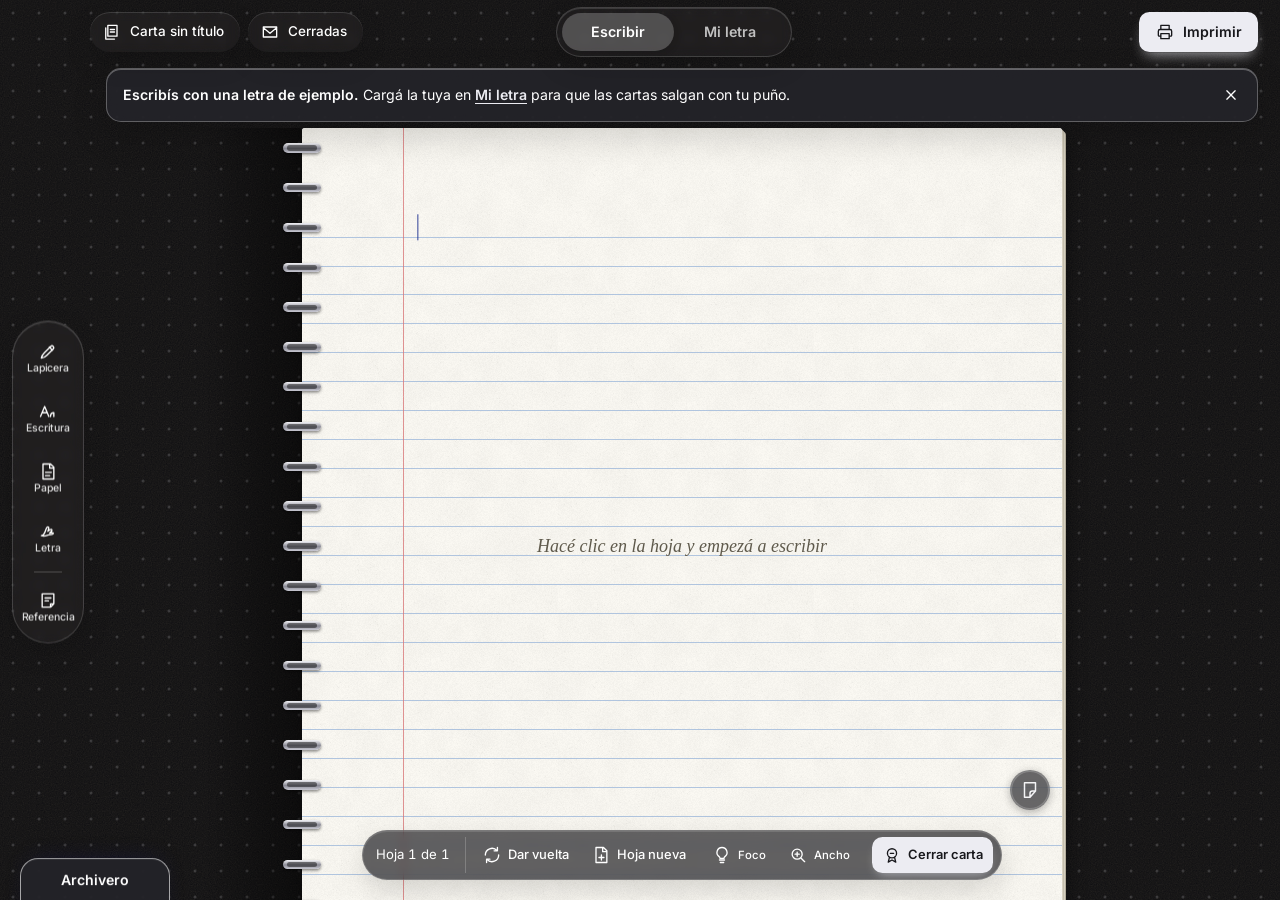
<file: index.html>
<!doctype html>
<html lang="es">
<head>
<meta charset="utf-8">
<meta name="viewport" content="width=device-width, initial-scale=1, viewport-fit=cover">
<meta name="color-scheme" content="light dark">
<meta name="theme-color" content="#0d0d10">
<title>Puño y Letra</title>
<meta name="description" content="Escribí cartas con tu propia letra, como si fueran a mano.">
<link rel="manifest" href="manifest.webmanifest">
<link rel="icon" href="icons/icon.svg" type="image/svg+xml">
<link rel="apple-touch-icon" href="icons/icon-192.png">
<link rel="stylesheet" href="css/app.css">
<link rel="stylesheet" href="css/archivero.css">
<link rel="stylesheet" href="css/papeles.css">
<link rel="stylesheet" href="css/cartas.css">
</head>
<body data-view="write">
<a class="skip" href="#cap" id="skip-sheet">Saltar a la hoja</a>

<!-- fondo: puntos que reaccionan, aurora y grano de papel -->
<div id="bgfx" aria-hidden="true">
  <i class="a1"></i><i class="a2"></i><i class="a3"></i>
  <canvas id="dots"></canvas>
  <div class="vig"></div>
  <div class="grain"></div>
</div>

<!-- el archivero: un cajón en la esquina; se abre al pasar el cursor y muestra las cartas de lomo -->
<section id="cajon" class="cajon" aria-label="Archivero de cartas">
  <div class="cj-feat" id="cj-feat" hidden>
    <article class="fc" id="fc" aria-label="Carta elegida">
      <button class="icon-btn sm fc-x" id="fc-x" aria-label="Guardar la carta de nuevo en el cajón" data-icon="close"></button>
      <b class="fc-t" id="fc-t"></b>
      <p class="fc-s" id="fc-s"></p>
      <span class="fc-hint">Arrastrala hasta la referencia</span>
    </article>
    <div class="fc-actions">
      <button class="btn sm primary" id="fc-use">Usar como referencia</button>
      <button class="btn sm" id="fc-open">Leer</button>
      <button class="btn sm" id="fc-edit">Editar</button>
    </div>
  </div>
  <div class="cj-box">
    <button class="cj-handle" id="cj-handle" type="button" aria-expanded="false" aria-controls="cj-body">
      <b>Archivero</b><span class="cnt" id="cab-count"></span>
    </button>
    <div class="cj-body" id="cj-body">
      <div class="cj-tools">
        <label class="cab-search"><span class="sr-only">Buscar en las cartas</span><span data-icon="search" class="ico" aria-hidden="true"></span><input type="search" id="cab-q" placeholder="Buscar…" autocomplete="off"></label>
        <button class="btn sm primary" id="cab-add">Sumar carta</button>
      </div>
      <p class="cj-hover muted" id="cj-hover" aria-hidden="true"></p>
      <div class="cj-tray" id="cabinet" role="group" aria-label="Cartas guardadas"></div>
    </div>
  </div>
</section>

<!-- modo foco: todo se apaga y una luz acompaña lo que escribís -->
<div id="focus-fx" aria-hidden="true"><div class="fx-dark"></div><div class="fx-warm"></div></div>
<button id="focus-exit" class="btn sm" type="button" hidden>Salir del foco · Esc</button>

<div id="app">

  <!-- modo foco 3D: entre el fondo y la interfaz; el fondo normal se oscurece y la hoja se muestra en 3D -->
  <div id="focus3d" hidden aria-hidden="true"><div class="f3-dim"></div><canvas></canvas><div class="f3-glow"></div><div class="f3-vig"></div></div>

  <header class="top">
    <div class="top-l">
      <button class="letter-chip g" id="letter-chip" type="button" title="Cuadernos: cerrá este y elegí otro" aria-label="Cuadernos. Cerrar este cuaderno y ver la mesa" aria-expanded="false"><span class="ico" data-icon="letters"></span><span class="t">Carta sin título</span></button>
      <button class="letter-chip g" id="sealed-btn" type="button" aria-haspopup="true" aria-expanded="false" aria-controls="sealed-pop" title="Cartas cerradas"><span class="ico" data-icon="mail"></span><span class="t">Cerradas</span><span class="chip-n" id="bz-count" hidden></span></button>
      <div class="sealed-pop gp" id="sealed-pop" role="region" aria-label="Cartas cerradas" hidden>
        <ul class="sealed-list compact" id="sealed-pop-list"></ul>
        <div class="row between"><button class="btn sm" id="sealed-pop-all" type="button">Ver todas</button></div>
      </div>
    </div>
    <nav class="seg g" id="seg" aria-label="Secciones">
      <i class="pill" aria-hidden="true"></i>
      <button class="tab" data-view="write" aria-pressed="true">Escribir</button>
      <button class="tab" data-view="hand" aria-pressed="false">Mi letra</button>
    </nav>
    <div class="actions">
      <button class="btn primary" id="btn-print">
        <span data-icon="printer" class="ico"></span>
        <span class="lab">Imprimir</span>
      </button>
    </div>
  </header>


  <!-- la mesa de cuadernos: cada carta en curso es un cuaderno con espiral -->
  <div id="mesa" class="mesa" hidden role="region" aria-label="Cuadernos">
    <p class="mesa-hint" id="mesa-hint"><b>Elegí un cuaderno</b> para abrirlo en su próxima hoja libre <button class="inline-link" id="mesa-versions" type="button">Borradores y versiones</button></p>
    <div class="mesa-stage"></div>
    <div class="nb-pop gp" id="nb-pop" role="dialog" aria-labelledby="nb-pop-t" hidden>
      <h3 id="nb-pop-t">Nuevo cuaderno</h3>
      <label class="fld">Nombre (opcional)<input type="text" id="nb-name" maxlength="28" placeholder="Por ejemplo: Cartas a Sofía"></label>
      <div class="nb-opts" role="group" aria-label="Tamaño de la hoja"><button class="chip" type="button" data-fmt="A5" aria-pressed="true">A5 · 148 × 210 mm</button><button class="chip" type="button" data-fmt="A4" aria-pressed="false">A4 · 210 × 297 mm</button></div>
      <div class="nb-opts" id="nb-colors" role="group" aria-label="Color de la tapa"></div>
      <div class="row end"><button class="btn" type="button" id="nb-cancel">Cancelar</button><button class="btn primary" type="button" id="nb-ok">Crear y abrir</button></div>
    </div>
  </div>

  <main>
    <!-- ===================== ESCRIBIR ===================== -->
    <section id="view-write" class="view write">

      <!-- barra de herramientas (vertical a la izquierda; abajo en celular) -->
      <nav class="dock g" id="dock" aria-label="Herramientas">
        <button class="dock-btn" data-panel="pen" aria-label="Lapicera" title="Lapicera"><span data-icon="pen" class="ico"></span><span class="t">Lapicera</span></button>
        <button class="dock-btn" data-panel="writing" aria-label="Escritura" title="Escritura"><span data-icon="aa" class="ico"></span><span class="t">Escritura</span></button>
        <button class="dock-btn" data-panel="paper" aria-label="Papel" title="Papel"><span data-icon="paper" class="ico"></span><span class="t">Papel</span></button>
        <button class="dock-btn" data-panel="hand" aria-label="Letra" title="Letra"><span data-icon="hand" class="ico"></span><span class="t">Letra</span></button>
        <span class="dock-sep" aria-hidden="true"></span>
        <button class="dock-btn" data-panel="cab" aria-label="Archivero de cartas de referencia" title="Archivero de cartas de referencia"><span data-icon="cabinet" class="ico"></span><span class="t">Archivero</span></button>
        <button class="dock-btn" data-panel="note" aria-label="Referencia: nota o carta del archivero" title="Referencia: nota o carta del archivero"><span data-icon="note" class="ico"></span><span class="t">Referencia</span></button>
      </nav>

      <!-- ventana de ajustes (una sección a la vez) -->
      <div id="pop" class="pop gp" role="region" aria-label="Ajustes">
        <section class="sec" data-sec="pen">
          <h2>Lapicera</h2>
          <div class="chips" id="inst-chips" role="group" aria-label="Instrumento"></div>
          <div class="field"><span class="lbl" id="lbl-ink">Color de tinta</span>
            <div class="swatches" id="ink-swatches" role="group" aria-labelledby="lbl-ink"></div>
          </div>
          <label class="field range"><span class="lbl">Grosor</span><input type="range" data-s="thickness" min="-1" max="1" step="0.05"></label>
          <label class="field range"><span class="lbl">Presión</span><input type="range" data-s="pressure" min="0" max="1" step="0.05"></label>
          <label class="field toggle"><span class="lbl">Sonido al escribir</span><input type="checkbox" data-s="sound"></label>
          <label class="field range"><span class="lbl">Volumen del sonido</span><input type="range" data-s="soundVol" min="0" max="1" step="0.05"></label>
          <p class="hint">Un sonido muy suave, distinto en cada instrumento. Acompaña la escritura animada.</p>
          <button type="button" class="link-btn" data-reset="pen">Restablecer lapicera</button>
        </section>

        <section class="sec" data-sec="writing">
          <h2>Escritura</h2>
          <label class="field range"><span class="lbl">Tamaño de la letra</span><input type="range" data-s="size" min="0.6" max="1.6" step="0.02"></label>
          <label class="field range"><span class="lbl">Espacio entre letras</span><input type="range" data-s="letterSpacing" min="-0.4" max="1.8" step="0.05"></label>
          <label class="field range"><span class="lbl">Espacio entre palabras</span><input type="range" data-s="wordSpacing" min="-1" max="5" step="0.1"></label>
          <label class="field range"><span class="lbl">Imperfecciones</span><input type="range" data-s="imperfection" min="0" max="1.6" step="0.05"></label>
          <label class="field toggle"><span class="lbl">Animar la escritura</span><input type="checkbox" data-s="animate"></label>
          <p class="hint" id="motion-hint" hidden>Tu sistema pide reducir el movimiento, así que la animación empieza desactivada.</p>
          <label class="field range"><span class="lbl">Velocidad</span><input type="range" data-s="speed" min="0.5" max="2.5" step="0.1"></label>
          <button type="button" class="link-btn" data-reset="writing">Restablecer escritura</button>
          <h3 class="sub">Referencia</h3>
          <div class="field"><span class="lbl" id="lbl-rmode">Dónde se ve</span>
            <div class="chips" id="refmode-chips" role="group" aria-labelledby="lbl-rmode"></div>
          </div>
          <label class="field range"><span class="lbl">Intensidad del fantasma</span><input type="range" data-s="ghostAlpha" min="0.1" max="0.6" step="0.02"></label>
          <h3 class="sub">Cartas cerradas</h3>
          <div class="field"><span class="lbl" id="lbl-sealedat">Dónde se pueden ver</span>
            <div class="chips" id="sealedat-chips" role="group" aria-labelledby="lbl-sealedat"></div>
          </div>
          <p class="hint">Siempre están también en «Mis cartas». Elegí las entradas que te resulten cómodas.</p>
          <h3 class="sub">Modo foco</h3>
          <p class="hint">Se apaga todo y una luz acompaña lo que escribís. Salís con Esc o con Ctrl + .</p>
          <button type="button" class="btn" id="btn-focus-pop">Activar modo foco</button>
        </section>

        <section class="sec" data-sec="paper">
          <h2>Papel</h2>
          <div class="ptabs" role="tablist" aria-label="Papel">
            <button type="button" role="tab" id="ptab-gallery" data-ptab="gallery" aria-selected="true" aria-controls="pp-gallery">Galería</button>
            <button type="button" role="tab" id="ptab-edit" data-ptab="edit" aria-selected="false" aria-controls="pp-edit">Editar</button>
            <button type="button" role="tab" id="ptab-search" data-ptab="search" aria-selected="false" aria-controls="pp-search">Buscar</button>
          </div>

          <div class="ptab" id="pp-gallery" role="tabpanel" aria-labelledby="ptab-gallery" data-ptab="gallery">
            <h3 class="sub first">Modelos</h3>
            <div class="pgrid" id="pg-models"></div>
            <h3 class="sub">Mis hojas</h3>
            <div class="pgrid" id="pg-mine"></div>
            <p class="hint" id="pg-empty">Todavía no guardaste ninguna. Armá una hoja en «Editar» y guardala acá.</p>
            <form class="savebar" id="pg-saveform">
              <input type="text" id="pg-name" maxlength="40" placeholder="Nombre de esta hoja" aria-label="Nombre de la hoja a guardar">
              <button class="btn sm" type="submit">Guardar esta hoja</button>
            </form>
          </div>

          <div class="ptab" id="pp-edit" role="tabpanel" aria-labelledby="ptab-edit" data-ptab="edit" hidden>
            <h3 class="sub first">Tipo de hoja</h3>
            <div class="chips" id="paper-chips" role="group" aria-label="Tipo de hoja"></div>
            <div class="field"><span class="lbl" id="lbl-paper">Color del papel</span>
              <div class="swatches" id="paper-swatches" role="group" aria-labelledby="lbl-paper"></div>
            </div>
            <label class="field range"><span class="lbl">Textura</span><input type="range" data-s="paper.grain" min="0" max="1" step="0.05"></label>

            <details class="grp" open><summary>Líneas</summary>
            <div class="field"><span class="lbl" id="lbl-line">Color</span>
              <div class="swatches" id="line-swatches" role="group" aria-labelledby="lbl-line"></div>
            </div>
            <label class="field range"><span class="lbl">Separación de renglones</span><input type="range" data-s="paper.lineSpacing" min="6" max="14" step="0.5"></label>
            <label class="field range"><span class="lbl">Grosor</span><input type="range" data-s="paper.lineWidth" min="0.08" max="0.5" step="0.01"></label>
            <label class="field range"><span class="lbl">Intensidad</span><input type="range" data-s="paper.lineOpacity" min="0.1" max="1" step="0.02"></label>

            </details>
            <details class="grp"><summary>Margen</summary>
            <label class="field toggle"><span class="lbl">Mostrar margen</span><input type="checkbox" data-s="paper.margin"></label>
            <label class="field range"><span class="lbl">Posición</span><input type="range" data-s="paper.marginX" min="16" max="50" step="1"></label>
            <div class="field"><span class="lbl" id="lbl-mcol">Color del margen</span>
              <div class="swatches" id="margin-swatches" role="group" aria-labelledby="lbl-mcol"></div>
            </div>

            </details>
            <details class="grp"><summary>Imagen de fondo</summary>
            <div class="imgrow">
              <div class="imgthumb" id="img-thumb" aria-live="polite"><span class="muted">Sin imagen</span></div>
              <div class="imgbtns">
                <label class="btn sm file">Subir imagen<input type="file" id="img-file" accept="image/*" hidden></label>
                <button type="button" class="btn sm" id="img-rot">Girar</button>
                <button type="button" class="btn sm" id="img-del">Quitar</button>
              </div>
            </div>
            <p class="hint" id="img-credit"></p>
            <label class="field range"><span class="lbl">Intensidad de la imagen</span><input type="range" data-s="paper.imageOpacity" min="0.1" max="1" step="0.02"></label>
            <div class="field" id="img-recent-box" hidden><span class="lbl">Imágenes que ya usaste</span><div class="recent" id="img-recent"></div></div>

            </details>
            <details class="grp"><summary>Decoraciones</summary>
            <div class="chips" id="deco-chips" role="group" aria-label="Decoraciones"></div>
            <div class="field"><span class="lbl" id="lbl-dcol">Color de las decoraciones</span>
              <div class="swatches" id="deco-swatches" role="group" aria-labelledby="lbl-dcol"></div>
            </div>

            </details>
            <details class="grp"><summary>Hojas con dorso</summary>
            <div class="field"><span class="lbl" id="lbl-over">Cuando se llena la hoja, la carta sigue…</span>
              <div class="chips" id="overflow-chips" role="group" aria-labelledby="lbl-over"></div>
            </div>
            </details>
            <button type="button" class="link-btn" data-reset="paper">Restablecer papel</button>
          </div>

          <div class="ptab" id="pp-search" role="tabpanel" aria-labelledby="ptab-search" data-ptab="search" hidden>
            <form class="sbar" id="ws-form">
              <input type="search" id="ws-q" placeholder="Ej.: papel antiguo, acuarela, flores…" aria-label="Qué hoja buscar" autocomplete="off">
              <button class="btn sm primary" type="submit">Buscar</button>
            </form>
            <div class="chips" id="ws-sugg" role="group" aria-label="Ideas para buscar"></div>
            <div class="field"><span class="lbl" id="lbl-prov">Dónde buscar</span>
              <div class="chips" id="ws-prov" role="group" aria-labelledby="lbl-prov"></div>
            </div>
            <p class="hint" id="ws-note"></p>
            <form class="keybox" id="ws-keybox" hidden>
              <label class="fld"><span id="ws-keylbl">Clave</span><input type="password" id="ws-key" autocomplete="off" spellcheck="false" placeholder="Pegá tu clave acá"></label>
              <div class="row wrap"><button class="btn sm" type="submit">Guardar clave</button><a id="ws-keylink" class="link-btn" target="_blank" rel="noopener noreferrer">Conseguir una clave gratis</a></div>
              <p class="hint">La clave se guarda solo en este dispositivo y se usa únicamente para pedir imágenes a ese servicio.</p>
            </form>
            <p class="hint" id="ws-status" role="status" aria-live="polite"></p>
            <div class="rgrid" id="ws-results"></div>
            <div class="row"><button type="button" class="btn sm" id="ws-more" hidden>Más resultados</button></div>
            <div class="wspick" id="ws-pick" hidden role="dialog" aria-label="Imagen elegida">
              <img id="ws-pick-img" alt="">
              <b id="ws-pick-title"></b>
              <p class="hint" id="ws-pick-credit"></p>
              <div class="row wrap"><button type="button" class="btn primary" id="ws-pick-use">Usar como hoja</button><button type="button" class="btn" id="ws-pick-back">Volver</button><a id="ws-pick-link" class="link-btn" target="_blank" rel="noopener noreferrer">Ver en el sitio</a></div>
            </div>
          </div>
        </section>

        <section class="sec" data-sec="hand">
          <h2>Letra</h2>
          <div class="chips" id="source-chips" role="group" aria-label="Qué letra usar"></div>
          <p class="hint" id="hand-status"></p>
        </section>
      </div>

      <div id="stage" class="stage">
        <div class="notice gp" id="demo-notice" hidden>
          <p><b>Escribís con una letra de ejemplo.</b> Cargá la tuya en <button type="button" class="inline-link" id="notice-go">Mi letra</button> para que las cartas salgan con tu puño.</p>
          <button class="icon-btn sm" id="notice-close" aria-label="Ocultar aviso" data-icon="close"></button>
        </div>
        <div id="scroller" class="scroller">
          <div class="sheet-wrap">
            <canvas id="sheet" aria-hidden="true"></canvas>
            <textarea id="cap" autocapitalize="sentences" autocomplete="off" autocorrect="off" spellcheck="false" aria-label="Texto de la carta"></textarea>
            <p class="empty-hint" id="empty-hint"></p>
            <div class="empty-sealed" id="empty-sealed" hidden><b>Tus cartas cerradas</b><ul class="sealed-list cards" id="empty-sealed-list"></ul><button class="inline-link" id="empty-sealed-all" type="button">Ver todas</button></div>
          </div>
        </div>
        <!-- barra flotante bajo la hoja -->
        <div class="stage-bar g" role="toolbar" aria-label="Hojas y zoom">
          <div class="pager" role="group" aria-label="Hojas">
            <button class="icon-btn sm" id="pg-prev" aria-label="Hoja anterior" data-icon="chevL"></button>
            <span id="pg-label"><span class="long">Hoja 1 de 1</span><span class="short" aria-hidden="true">1/1</span></span>
            <button class="icon-btn sm" id="pg-next" aria-label="Hoja siguiente" data-icon="chevR"></button>
          </div>
          <div class="sheetops" role="group" aria-label="Hoja">
            <button class="bbtn" id="btn-flip" type="button" aria-label="Dar vuelta la hoja"><span class="ico" data-icon="flip"></span><span class="lab">Dar vuelta</span></button>
            <button class="bbtn" id="btn-sheet" type="button" aria-label="Tomar otra hoja del montón"><span class="ico" data-icon="sheetPlus"></span><span class="lab">Hoja nueva</span></button>
          </div>
          <div class="zoom" role="group" aria-label="Vista de la hoja">
            <button class="bbtn" id="btn-focus" type="button" title="Modo foco (Ctrl + .)" aria-label="Modo foco: se apaga todo y una luz acompaña lo que escribís"><span class="ico" data-icon="spot"></span><span class="lab">Foco</span></button>
            <button class="bbtn" id="btn-view" type="button" aria-label="Cambiar la vista de la hoja. Ahora: ancho"><span class="ico" data-icon="zoom"></span><span class="lab">Ancho</span></button>
          </div>
          <button class="bbtn seal" id="btn-seal" type="button" title="Cerrar la carta: se dobla, se sella y se guarda en Cartas cerradas" aria-label="Cerrar la carta: se dobla, se sella y se guarda en Cartas cerradas"><span class="ico" data-icon="seal"></span><span class="lab">Cerrar carta</span></button>
        </div>
      </div>

      <!-- referencia: cajón a la derecha (nota libre o carta del archivero) -->
      <aside id="note" class="note gp" aria-label="Referencia">
        <div id="refc" class="refc">
          <div class="note-head">
            <h2 id="ref-title">Referencia</h2>
            <div class="note-tools">
              <button class="icon-btn sm" id="ref-pin" type="button" aria-pressed="false" aria-label="Fijar al costado: la hoja se corre y no queda tapada" title="Fijar: la hoja se corre para que no la tape" data-icon="pin"></button>
              <button class="icon-btn sm wide" id="ref-font" hidden aria-label="Mostrar con mi letra" title="Cambiar la letra de la referencia">Mi letra</button>
              <button class="icon-btn sm" id="note-smaller" aria-label="Letra más chica" data-icon="textMinus"></button>
              <button class="icon-btn sm" id="note-bigger" aria-label="Letra más grande" data-icon="textPlus"></button>
              <button class="btn sm" id="note-clear">Limpiar</button>
              <button class="btn sm" id="ref-drop" hidden>Soltar carta</button>
            </div>
          </div>
          <textarea id="note-text" spellcheck="false" aria-label="Nota de referencia" placeholder="Pegá o escribí acá la carta que querés copiar a mano. No sale en la hoja: es solo para mirar."></textarea>
          <div id="ref-view" class="ref-view" hidden></div>
        </div>
      </aside>

      <!-- referencia flotante -->
      <div id="refwin" class="refwin gp" hidden role="group" aria-label="Referencia flotante">
        <div class="refwin-bar" id="refwin-bar"><span class="grip" aria-hidden="true"></span><span>Referencia</span><button class="icon-btn sm" id="refwin-close" aria-label="Cerrar la referencia flotante" data-icon="close"></button></div>
        <div class="refwin-body" id="refwin-body"></div>
      </div>
    </section>

    <!-- ===================== MI LETRA ===================== -->
    <section id="view-hand" class="view hand" hidden>
      <div class="hand-inner">
        <header class="hand-head">
          <h1>Mi letra</h1>
          <p>Escribís tus caracteres una vez sobre una hoja impresa, le sacás una foto y la app los guarda. Cuantas más veces repitas cada letra, más natural se ve el texto.</p>
        </header>

        <section class="card gp" aria-labelledby="h-step1">
          <div class="card-head"><span class="num" aria-hidden="true">1</span><h2 id="h-step1">Imprimí la plantilla</h2></div>
          <p class="muted">Son 7 páginas A4. Imprimilas al 100 % (sin “ajustar a la página”) y escribí con la lapicera que quieras usar: <strong>un casillero, una variante</strong>. Para sumar variantes, imprimí las mismas páginas otra vez y repetí.</p>
          <ul class="pages" id="pages-list"></ul>
          <div class="row"><button class="btn" id="tpl-all">Imprimir las 7 páginas</button></div>
        </section>

        <section class="card gp" aria-labelledby="h-step2">
          <div class="card-head"><span class="num" aria-hidden="true">2</span><h2 id="h-step2">Sacale una foto</h2></div>
          <p class="muted">Con buena luz, de frente, mostrando las <strong>cuatro marcas negras</strong> de las esquinas. Podés subir varias fotos a la vez y repetir cuando quieras sumar variantes.</p>
          <div class="row wrap">
            <label class="btn primary file">Sacar foto<input type="file" id="file-cam" accept="image/*" capture="environment" hidden></label>
            <label class="btn file">Elegir imágenes<input type="file" id="file-pick" accept="image/*" multiple hidden></label>
          </div>
        </section>

        <section class="card gp" aria-labelledby="h-step3">
          <div class="card-head"><span class="num" aria-hidden="true">3</span><h2 id="h-step3">Revisá tus caracteres</h2></div>
          <p class="muted" id="cov-summary"></p>
          <div id="coverage"></div>
          <div class="row wrap">
            <button class="btn danger" id="hand-clear">Borrar mi letra</button>
          </div>
        </section>

        <section class="card gp" aria-labelledby="h-backup">
          <div class="card-head"><span class="num" aria-hidden="true">4</span><h2 id="h-backup">Copia de seguridad</h2></div>
          <p class="muted">Un solo archivo con todo lo tuyo: tu letra, las cartas del archivero, las imágenes y hojas guardadas, las versiones y la nota. Sirve para pasar todo a otro dispositivo o para tener un respaldo. No incluye los ajustes de este dispositivo, las claves de los buscadores ni las cartas cerradas (esas se imprimen una sola vez y no se pueden copiar).</p>
          <p class="hint" id="backup-info"></p>
          <div class="row wrap">
            <button class="btn primary" id="backup-export">Exportar todo</button>
            <label class="btn file">Importar copia<input type="file" id="backup-import" accept=".gz,.json,application/gzip,application/octet-stream" hidden></label>
          </div>
          <p class="hint">Al importar se suma a lo que ya tenés: no se pisa nada ni se duplica lo que ya está.</p>
        </section>
      </div>
    </section>
  </main>

  <div id="toast" role="status" aria-live="polite"><span class="tmsg"></span><button type="button" class="tact" hidden></button></div>
</div>

<!-- revisión de una foto -->
<dialog id="review" class="gp" aria-labelledby="review-title">
  <form method="dialog" class="dlg">
    <h3 id="review-title">Ajustá las esquinas</h3>
    <p class="muted">Arrastrá los cuatro puntos hasta el <strong>centro de cada marca negra</strong>. La grande va arriba a la izquierda.</p>
    <div class="review-stage"><canvas id="review-canvas" aria-label="Foto de la plantilla con las cuatro esquinas"></canvas></div>
    <div class="row wrap">
      <label class="inline">Página
        <select id="review-page"></select>
      </label>
      <span id="review-msg" class="muted" role="status"></span>
    </div>
    <div class="row end">
      <button class="btn" value="cancel" id="review-cancel">Cancelar</button>
      <button class="btn primary" id="review-go" value="go">Procesar foto</button>
    </div>
  </form>
</dialog>

<!-- variantes de un carácter -->
<dialog id="variants" class="gp" aria-labelledby="variants-title">
  <form method="dialog" class="dlg">
    <h3 id="variants-title">Variantes</h3>
    <div class="variants" id="variants-list"></div>
    <div class="row end"><button class="btn" value="close">Cerrar</button></div>
  </form>
</dialog>

<!-- versiones -->
<dialog id="versions" class="gp" aria-labelledby="versions-title">
  <form method="dialog" class="dlg">
    <h3 id="versions-title">Mis cartas</h3>
    <section class="dsec">
      <div class="row between"><h4>Cartas en curso</h4><button class="btn sm primary" id="draft-new" type="button">Carta nueva</button></div>
      <p class="muted">Podés tener varias a la vez; se guardan solas. Para terminar una, usá «Cerrar carta».</p>
      <ul class="ver-list" id="draft-list"></ul>
    </section>
    <section class="dsec" id="sealed-sec">
      <div class="row between"><h4>Cartas cerradas</h4><button class="btn sm" id="bz-sent" type="button">Enviadas</button></div>
      <p class="muted">Ya están dobladas y selladas. Cada una se imprime una sola vez y después se elimina.</p>
      <ul class="sealed-list" id="bz-tray"></ul>
    </section>
    <section class="dsec">
      <h4>Versiones de la carta actual</h4>
      <p class="muted">Copias para volver atrás. Para tener una carta como modelo para copiar, sumala al archivero.</p>
      <div class="row"><input type="text" id="ver-name" placeholder="Nombre (opcional)" aria-label="Nombre de la versión"><button class="btn primary" id="ver-save" type="button">Guardar versión</button></div>
      <ul class="ver-list" id="ver-list"></ul>
    </section>
    <div class="row end"><button class="btn" value="close">Cerrar</button></div>
  </form>
</dialog>

<!-- cerrar la carta -->
<dialog id="sealdlg" class="gp" aria-labelledby="seal-title">
  <form method="dialog" class="dlg">
    <h3 id="seal-title">Doblar y cerrar la carta</h3>
    <p class="muted" id="seal-info"></p>
    <label class="okrow" id="seal-vers-row"><input type="checkbox" id="seal-vers" checked><span>Borrar también sus <span id="seal-vers-n">versiones guardadas</span></span></label>
    <p class="hint">Una carta cerrada ya no se puede editar. Se guarda en Cartas cerradas y se imprime <b>una sola vez</b>: después de imprimirla y confirmar que salió bien, se elimina.</p>
    <div class="row end"><button class="btn" value="cancel">Todavía no</button><button class="btn primary" id="seal-go" value="go">Doblar y cerrar</button></div>
  </form>
</dialog>

<!-- una carta cerrada -->
<dialog id="maildlg" class="gp" aria-labelledby="mail-title">
  <form method="dialog" class="dlg">
    <h3 id="mail-title"></h3>
    <p class="muted" id="mail-meta"></p>
    <div class="mail-thumbs" id="mail-thumbs"></div>
    <p class="hint" id="mail-state"></p>
    <div class="row wrap end">
      <button class="btn danger" id="mail-del" type="button">Descartar sin imprimir</button>
      <span class="grow"></span>
      <button class="btn" value="close">Cerrar</button>
      <button class="btn" id="mail-confirm" type="button" hidden>Confirmar que se imprimió</button>
      <button class="btn primary" id="mail-open" type="button">Abrir y imprimir</button>
    </div>
  </form>
</dialog>

<!-- ¿salió bien? -->
<dialog id="okdlg" class="gp" aria-labelledby="ok-title">
  <form method="dialog" class="dlg">
    <h3 id="ok-title">¿Salieron bien todas las hojas?</h3>
    <p class="muted">Si confirmás, la carta se elimina y no se puede volver a imprimir. El navegador no puede saber si la impresora imprimió de verdad: lo decidís vos.</p>
    <div id="ok-pick" hidden>
      <p><b>Marcá las hojas que hay que volver a imprimir:</b></p>
      <div class="okgrid" id="ok-sheets"></div>
    </div>
    <div class="row wrap end" id="ok-actions1"><button class="btn" id="ok-no" type="button">No, volver a imprimir</button><button class="btn danger" id="ok-yes" type="button">Sí, eliminar la carta</button></div>
    <div class="row wrap end" id="ok-actions2" hidden><button class="btn" id="ok-back" type="button">Volver</button><button class="btn primary" id="ok-reprint" type="button">Reimprimir las marcadas</button></div>
  </form>
</dialog>

<!-- cartas enviadas (solo queda el rastro, no el contenido) -->
<dialog id="sentdlg" class="gp" aria-labelledby="sent-title">
  <form method="dialog" class="dlg">
    <h3 id="sent-title">Cartas enviadas</h3>
    <p class="muted">Solo queda el rastro: cuándo y cuántas hojas. El contenido ya no está guardado.</p>
    <ul class="ver-list" id="sent-list"></ul>
    <div class="row end"><button class="btn" value="close">Cerrar</button></div>
  </form>
</dialog>

<!-- ver una carta de cerca -->
<div id="peek" class="peek" hidden role="dialog" aria-modal="false" aria-labelledby="peek-title">
  <article class="peek-sheet" id="peek-sheet">
    <button class="icon-btn sm peek-x" id="peek-close" aria-label="Cerrar la vista de cerca" data-icon="close"></button>
    <h3 id="peek-title"></h3>
    <p class="peek-folder muted" id="peek-folder"></p>
    <div class="peek-text" id="peek-text" tabindex="0"></div>
  </article>
  <div class="peek-actions">
    <button class="btn primary" id="peek-use">Usar como referencia</button>
    <button class="btn" id="peek-edit">Editar</button>
    <button class="btn danger" id="peek-del">Borrar</button>
  </div>
</div>

<!-- carta del archivero -->
<dialog id="refdlg" class="gp" aria-labelledby="refdlg-title">
  <form method="dialog" class="dlg" id="refform">
    <h3 id="refdlg-title">Nueva carta</h3>
    <label class="fld">Título<input type="text" id="ref-t" maxlength="80" placeholder="Por ejemplo: Carta de cumpleaños"></label>
    <div class="row wrap">
      <label class="fld grow">Cajón<input type="text" id="ref-f" maxlength="40" list="ref-folders" placeholder="Sueltas"></label>
      <datalist id="ref-folders"></datalist>
      <div class="fld"><span class="lbl" id="lbl-rc">Color de la hoja</span><div class="swatches" id="ref-colors" role="group" aria-labelledby="lbl-rc"></div></div>
    </div>
    <label class="fld">Texto<textarea id="ref-x" rows="9" spellcheck="false" placeholder="Pegá o escribí la carta de referencia."></textarea></label>
    <div class="row wrap"><button type="button" class="link-btn" id="ref-fromsheet">Traer el texto de la hoja</button></div>
    <div class="row end"><button class="btn" value="cancel">Cancelar</button><button class="btn primary" id="ref-save" value="save">Guardar</button></div>
  </form>
</dialog>

<!-- confirmación (reemplaza a confirm() del navegador) -->
<dialog id="confirmdlg" class="gp" aria-labelledby="confirm-title">
  <form method="dialog" class="dlg">
    <h3 id="confirm-title"></h3>
    <p class="muted" id="confirm-text"></p>
    <div class="row end"><button class="btn" value="cancel">Cancelar</button><button class="btn primary" id="confirm-ok" value="ok">Aceptar</button></div>
  </form>
</dialog>

<!-- imprimir -->
<dialog id="printdlg" class="gp" aria-labelledby="print-title">
  <form method="dialog" class="dlg">
    <h3 id="print-title">Imprimir carta</h3>
    <p class="muted" id="print-info"></p>
    <fieldset class="modes" id="print-modes" hidden>
      <legend>¿Cómo se imprimen las hojas con dorso?</legend>
      <label class="mode"><input type="radio" name="pmode" value="duplex"><span><b>Doble cara automática</b><small>La impresora imprime frente y dorso en la misma hoja.</small></span></label>
      <label class="mode"><input type="radio" name="pmode" value="single"><span><b>Una cara por hoja</b><small>Cada cara sale en su propia hoja. Sirve si tu impresora no imprime de los dos lados o no sabés.</small></span></label>
      <label class="mode"><input type="radio" name="pmode" value="manual"><span><b>Doble cara a mano</b><small>Imprime los frentes, das vuelta la pila y imprime los dorsos.</small></span></label>
    </fieldset>
    <p class="hint" id="print-tip"></p>
    <div class="row end"><button class="btn" value="cancel">Cancelar</button><button class="btn primary" id="print-go" value="go">Imprimir carta</button></div>
  </form>
</dialog>


<script type="module" src="js/app.js"></script>
</body>
</html>
</file>
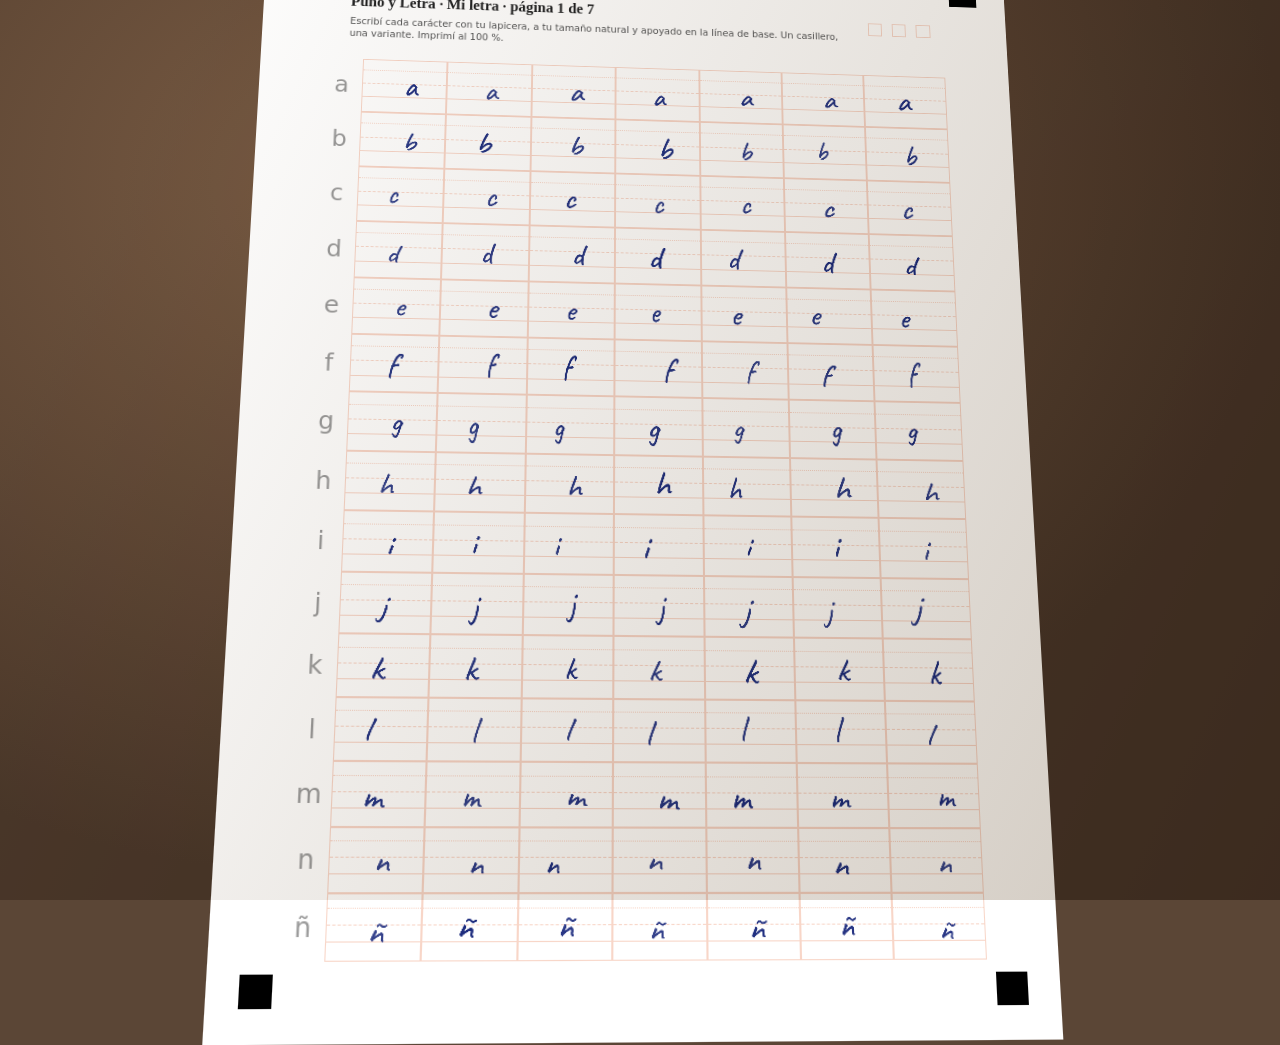
<file: dev/simulate.html>
<!doctype html>
<meta charset="utf-8">
<title>Simulador de foto de plantilla (solo desarrollo)</title>
<style>
  html,body{margin:0;background:#5b4636;height:100%;overflow:hidden}
  #table{position:absolute;inset:0;background:
     radial-gradient(900px 700px at 30% 20%, #7a5c44, #4a3729);}
  #pose{position:absolute;left:50%;top:50%;transform-origin:center;}
  #light{position:absolute;inset:0;pointer-events:none;mix-blend-mode:multiply}
</style>
<div id="table"><div id="pose"></div><div id="light"></div></div>
<script type="module">
import { templatePageEl, pageCells, GRID } from '../js/template.js';
import { loadDemoFont } from '../js/glyphs.js';
const q = new URLSearchParams(location.search);
const p = +(q.get('p') || 0);
const rot = +(q.get('rot') || 4), tilt = +(q.get('tilt') || 14), rz = +(q.get('rz') || 0);
const seed = +(q.get('seed') || 1);
const ink = q.get('ink') || '#1b2a7d';
await loadDemoFont('../');
let s = seed * 9301 + 49297;
const rnd = () => { s = (s * 9301 + 49297) % 233280; return s / 233280; };

const page = templatePageEl(p);
const PX = 12;
const cv = document.createElement('canvas');
cv.width = 210 * PX; cv.height = 297 * PX;
cv.style.cssText = 'position:absolute;left:0;top:0;width:210mm;height:297mm';
const ctx = cv.getContext('2d');
for (const c of pageCells(p)) {
  ctx.save();
  const jx = (rnd() - .5) * 3, jy = (rnd() - .5) * 1.2;
  ctx.translate((c.x + c.w * (0.3 + rnd() * 0.2) + jx) * PX, (c.baseY + jy) * PX);
  ctx.rotate((rnd() - .5) * 0.12);
  ctx.scale(0.92 + rnd() * 0.2, 0.92 + rnd() * 0.2);
  ctx.font = `500 ${96 + rnd() * 10}px CaveatDemo, cursive`;
  ctx.fillStyle = ink; ctx.globalAlpha = 0.88 + rnd() * 0.12;
  ctx.fillText(c.char, 0, 0);
  ctx.restore();
}
page.append(cv);
const pose = document.getElementById('pose');
pose.style.cssText = `transform: translate(-50%,-50%) perspective(1700px) rotateX(${tilt}deg) rotateZ(${rz}deg) rotateY(${rot}deg) scale(1.0); filter: blur(.35px);`;
pose.append(page);
// luz despareja
document.getElementById('light').style.background = 'linear-gradient(115deg, #ffffff 10%, #cfc7bd 100%)';
window.__ready = true;
</script>
</file>
<file: css/app.css>
/* Puño y Letra — estilos.
   Diseño: «Hoja protagonista» con barra izquierda de vidrio, puntos que reaccionan de fondo, botón principal plano,
   secundarios y controles de vidrio. Todo el color sale de variables que escribe js/theme.js. */

@font-face { font-family: "Inter"; font-weight: 400; font-style: normal; font-display: swap; src: url("../fonts/inter-latin-400-normal.woff2") format("woff2"); }
@font-face { font-family: "Inter"; font-weight: 500; font-style: normal; font-display: swap; src: url("../fonts/inter-latin-500-normal.woff2") format("woff2"); }
@font-face { font-family: "Inter"; font-weight: 600; font-style: normal; font-display: swap; src: url("../fonts/inter-latin-600-normal.woff2") format("woff2"); }

:root {
  /* los escribe theme.js; estos son los valores de «Mi diseño» por si el script tarda */
  --bg: #ccccff; --ink: #18181b; --muted: #5d5d78; --line: #b4b4e0; --chip: #bcbcf0; --panel: #e6e6ff; --paper: #ffffff;
  --accent: #0033ff; --accent2: #656161; --accent-ink: #ffffff; --accent-d: #0021a8; --accent-l: #4f74ff;
  --danger: #b3262f; --ok: #2f7a4d; --warn: #9a6a12;
  --rule: #b5bac6; --margin: #d9787a;
  --aur1: #d8d8e8; --aur2: #ffd0d4; --aur3: #e0e0ea; --aur-o: 1; --grain-o: .35;
  --g-tint: 255 255 255; --g-a: .06; --g-blur: 5px; --g-sat: 170%; --g-edge: .16; --g-text: #18181b;
  --g-a-panel: .58; --g-blur-panel: 14px; --g-tint-panel: 255 255 255; --g-text-panel: #18181b;
  --r: 15px; --fs: 15px;
  --font: "Inter", system-ui, -apple-system, "Segoe UI", Roboto, sans-serif;
  --ease: cubic-bezier(.23, 1, .32, 1);
  --fill: color-mix(in srgb, currentColor 9%, transparent); --ring: color-mix(in srgb, currentColor 24%, transparent);
  --top-h: 64px; --dock-w: 84px;
  --serif: Georgia, "Times New Roman", serif;
  color-scheme: light;
}

* { box-sizing: border-box; -webkit-tap-highlight-color: transparent; }
html, body { margin: 0; height: 100%; background: var(--bg); color: var(--ink); font: var(--fs)/1.45 var(--font); -webkit-font-smoothing: antialiased; -moz-osx-font-smoothing: grayscale; transition: background-color 400ms ease; }
body { overflow: hidden; overscroll-behavior: none; }
body.dk { color-scheme: dark; }
button, input, select, textarea { font: inherit; color: inherit; }
h1, h2, h3 { margin: 0; font-family: var(--font); font-weight: 600; letter-spacing: -.01em; text-wrap: balance; }
p { margin: 0; text-wrap: pretty; }
[hidden] { display: none !important; }
.muted { color: color-mix(in srgb, currentColor 66%, transparent); }
.hint { color: color-mix(in srgb, currentColor 66%, transparent); font-size: .87em; margin-top: 8px; }
svg { width: 20px; height: 20px; flex: none; }
.sr-only { position: absolute; width: 1px; height: 1px; overflow: hidden; clip: rect(0 0 0 0); white-space: nowrap; }
.skip { position: absolute; left: 12px; top: -64px; z-index: 200; padding: 10px 16px; border-radius: var(--r); background: var(--accent); color: var(--accent-ink); font-weight: 600; text-decoration: none; transition: top 160ms var(--ease); }
.skip:focus { top: 8px; outline: 2px solid var(--ink); outline-offset: 2px; }
body[data-view="hand"] .skip { display: none; }
::placeholder { color: color-mix(in srgb, currentColor 55%, transparent); opacity: 1; }

/* ---------- fondo ---------- */
#bgfx { position: fixed; inset: 0; z-index: 0; pointer-events: none; overflow: hidden; }
#bgfx i { position: absolute; border-radius: 50%; filter: blur(64px); opacity: 0; animation: aur 11s ease-in-out infinite alternate; transition: opacity 500ms ease; }
body[data-bg="aurora"] #bgfx i, body[data-bg="pastel"] #bgfx i { opacity: var(--aur-o); }
#bgfx .a1 { width: 560px; height: 440px; left: -120px; top: -140px; background: var(--aur1); }
#bgfx .a2 { width: 600px; height: 480px; right: -140px; top: 30px; background: var(--aur2); animation-delay: -4s; }
#bgfx .a3 { width: 640px; height: 420px; left: 22%; bottom: -220px; background: var(--aur3); animation-delay: -8s; }
@keyframes aur { to { transform: translate(60px, 34px) scale(1.18); } }
#dots { position: absolute; inset: 0; opacity: 0; transition: opacity 400ms ease; }
body[data-bg="dots"] #dots { opacity: 1; }
#bgfx .vig { position: absolute; inset: 0; background: radial-gradient(120% 90% at 50% 40%, transparent 55%, rgb(0 0 0 / .14)); opacity: 0; transition: opacity 400ms ease; }
body[data-bg="grain"] #bgfx .vig { opacity: 1; }
#bgfx .grain { position: absolute; inset: 0; mix-blend-mode: multiply; opacity: var(--grain-o); background-image: url("data:image/svg+xml;utf8,<svg xmlns='http://www.w3.org/2000/svg' width='180' height='180'><filter id='n'><feTurbulence type='fractalNoise' baseFrequency='.85' numOctaves='2' stitchTiles='stitch'/><feColorMatrix values='0 0 0 0 .3  0 0 0 0 .25  0 0 0 0 .15  0 0 0 .9 0'/></filter><rect width='100%' height='100%' filter='url(%23n)'/></svg>"); }
body.dk #bgfx .grain { mix-blend-mode: screen; opacity: calc(var(--grain-o) * .5); }

/* ---------- vidrio ---------- */
.g {
  background: rgb(var(--g-tint) / var(--g-a));
  backdrop-filter: blur(var(--g-blur)) saturate(var(--g-sat)); -webkit-backdrop-filter: blur(var(--g-blur)) saturate(var(--g-sat));
  border: 1px solid rgb(255 255 255 / var(--g-edge));
  box-shadow: inset 0 1px 0 rgb(255 255 255 / calc(var(--g-edge) * .8)), 0 10px 28px rgb(0 0 0 / .14);
  color: var(--g-text);
}
/* ventanas y tarjetas con contenido: más cuerpo para que se lea bien lo que tienen encima */
.gp {
  background: rgb(var(--g-tint-panel) / var(--g-a-panel));
  backdrop-filter: blur(var(--g-blur-panel)) saturate(var(--g-sat)); -webkit-backdrop-filter: blur(var(--g-blur-panel)) saturate(var(--g-sat));
  border: 1px solid rgb(255 255 255 / calc(var(--g-edge) + .12));
  box-shadow: inset 0 1px 0 rgb(255 255 255 / .3), 0 14px 36px rgb(0 0 0 / .16);
  color: var(--g-text-panel);
  border-radius: var(--r);
}
body.vellum .g::after, body.vellum .gp::after { content: ""; position: absolute; inset: 0; border-radius: inherit; opacity: .3; mix-blend-mode: multiply; pointer-events: none; background-image: url("data:image/svg+xml;utf8,<svg xmlns='http://www.w3.org/2000/svg' width='140' height='140'><filter id='n'><feTurbulence type='fractalNoise' baseFrequency='.9' numOctaves='2'/><feColorMatrix values='0 0 0 0 .3  0 0 0 0 .25  0 0 0 0 .15  0 0 0 .8 0'/></filter><rect width='100%' height='100%' filter='url(%23n)'/></svg>"); }
body.noanim *, body.noanim *::before, body.noanim *::after { animation: none !important; transition: none !important; }

#app { position: relative; z-index: 1; height: var(--app-h, 100dvh); display: flex; flex-direction: column; }

/* ---------- barra superior ---------- */
.top { height: var(--top-h); flex: none; display: grid; grid-template-columns: 1fr auto 1fr; align-items: center; padding: 0 22px 0 calc(var(--dock-w) + 6px); position: relative; z-index: 20; }
.seg { --i: 0; position: relative; display: grid; grid-template-columns: 1fr 1fr; padding: 5px; border-radius: 999px; width: 236px; }
.seg .pill { position: absolute; top: 5px; bottom: 5px; left: 5px; width: calc((100% - 10px) / 2); border-radius: 999px; background: rgb(255 255 255 / .55); box-shadow: 0 2px 8px rgb(0 0 0 / .16); transform: translateX(calc(var(--i) * 100%)); transition: transform 420ms cubic-bezier(.34, 1.35, .64, 1); }
body.dk .seg .pill { background: rgb(255 255 255 / .22); }
.tab { position: relative; z-index: 1; height: 38px; border: 0; background: none; border-radius: 999px; cursor: pointer; font-weight: 600; font-size: .95em; color: inherit; opacity: .72; transition: opacity 150ms ease, transform 160ms var(--ease); }
.tab[aria-pressed="true"] { opacity: 1; }
.tab[aria-pressed="true"] { color: #17171b; } body.dk .tab[aria-pressed="true"] { color: #fff; }
.tab:active { transform: scale(.97); }
.actions { display: flex; justify-content: flex-end; align-items: center; gap: 12px; }
.round { width: 44px; height: 44px; border-radius: 50%; display: grid; place-items: center; cursor: pointer; padding: 0; transition: transform 160ms var(--ease); }
.round:active { transform: scale(.94); }

/* ---------- botones ---------- */
/* principal: plano, con onda al tocar */
.btn.primary, .btn.danger-solid { position: relative; overflow: hidden; background: var(--accent); color: var(--accent-ink); border: 0; box-shadow: 0 1px 0 rgb(0 0 0 / .18), 0 8px 14px -6px color-mix(in srgb, var(--accent) 70%, transparent); font-weight: 600; }
.btn.primary .r { position: absolute; border-radius: 50%; background: rgb(255 255 255 / .5); transform: scale(0); animation: ripple 650ms ease-out forwards; pointer-events: none; }
@keyframes ripple { to { transform: scale(4); opacity: 0; } }
/* secundario: vidrio */
.btn {
  position: relative; display: inline-flex; align-items: center; justify-content: center; gap: 8px; white-space: nowrap;
  min-height: 40px; padding: 0 16px; border-radius: calc(var(--r) * .7); cursor: pointer; font-weight: 500; font-size: .94em;
  background: rgb(255 255 255 / .22); border: 0; color: inherit;
  box-shadow: 0 0 0 1px var(--ring) inset, 0 2px 8px -3px rgb(0 0 0 / .18);
  transition: transform 160ms var(--ease), background-color 160ms ease, box-shadow 160ms ease;
}
.btn.danger { color: var(--danger); }
.gp .btn.danger { color: color-mix(in srgb, var(--danger) 85%, currentColor); }
.btn.sm { min-height: 34px; padding: 0 12px; font-size: .88em; }
.btn:disabled { opacity: .55; cursor: default; }
.btn .ico, .btn .ico svg { width: 20px; height: 20px; display: inline-grid; }
.icon-btn {
  position: relative; display: inline-grid; place-items: center; min-width: 40px; height: 40px; border: 0; background: none; border-radius: calc(var(--r) * .7);
  cursor: pointer; color: inherit; transition: transform 160ms var(--ease), background-color 150ms ease;
}
.icon-btn.sm { min-width: 36px; height: 36px; }
.icon-btn.wide { padding: 0 12px; font-size: .86em; font-weight: 500; white-space: nowrap; }
.icon-btn:disabled { opacity: .35; cursor: default; }
.btn:active:not(:disabled), .icon-btn:active:not(:disabled), .chip:active, .dock-btn:active, .sw:active { transform: scale(.96); }
.btn:focus-visible, .icon-btn:focus-visible, .tab:focus-visible, .chip:focus-visible, .dock-btn:focus-visible, .sw:focus-visible, .link-btn:focus-visible, .round:focus-visible, .hold:focus-visible, select:focus-visible, input:focus-visible, textarea:focus-visible, .tact:focus-visible {
  outline: 2px solid var(--accent); outline-offset: 2px;
}
.gp .btn:focus-visible, .gp .icon-btn:focus-visible, .gp .chip:focus-visible, .gp input:focus-visible, .g .icon-btn:focus-visible { outline-color: currentColor; }
@media (hover: hover) and (pointer: fine) {
  .btn:hover:not(:disabled) { background: rgb(255 255 255 / .34); }
  .btn.primary:hover:not(:disabled) { background: var(--accent-l); }
  .icon-btn:hover:not(:disabled) { background: rgb(255 255 255 / .26); }
  .tab:hover { opacity: 1; }
  .dock-btn:hover { background: rgb(255 255 255 / .22); }
  .chip:hover { background: rgb(255 255 255 / .34); }
  .cov:hover { border-color: var(--accent); }
}
.tab::after, .chip::after, .icon-btn.sm::after, .btn.sm::after { content: ""; position: absolute; inset: -3px; }

/* ---------- vistas ---------- */
main { flex: 1; min-height: 0; position: relative; }
.view { position: absolute; inset: 0; }
.view.enter { animation: view-in 220ms var(--ease); }
@keyframes view-in { from { opacity: 0; transform: translateY(6px); } to { opacity: 1; transform: none; } }

/* ESCRIBIR — hoja al centro, barra a la izquierda, nota en un cajón a la derecha */
.write { padding: 0 0 0 var(--dock-w); transition: padding-right 320ms var(--ease); }
.write.note-open { padding-right: 372px; }
.dock {
  position: absolute; left: 12px; top: 50%; transform: translateY(-50%); z-index: 12; width: 68px; padding: 8px 6px;
  display: flex; flex-direction: column; align-items: center; gap: 4px; border-radius: 999px;
}
.dock-btn { width: 56px; min-height: 56px; border: 0; background: none; border-radius: 28px; display: grid; place-items: center; align-content: center; gap: 2px; padding: 6px 0; cursor: pointer; color: inherit; transition: transform 160ms var(--ease), background-color 160ms ease; }
.dock-btn .t { font-size: 10.5px; font-weight: 500; line-height: 1; letter-spacing: .01em; opacity: .85; }
.dock-btn .ico { display: grid; }
.dock-btn.on { background: rgb(255 255 255 / .55); color: #17171b; }
body.dk .dock-btn.on { background: rgb(255 255 255 / .26); color: #fff; }
.dock-sep { width: 28px; height: 1px; background: currentColor; opacity: .22; margin: 2px 0; }

/* ventana de ajustes */
.pop {
  position: absolute; left: calc(var(--dock-w) + 20px); top: 8px; width: 344px; max-height: calc(100% - 16px); overflow: auto; padding: 18px 18px 14px; z-index: 11;
  opacity: 0; visibility: hidden; transform: translateX(-10px) scale(.98); transform-origin: 0 40%;
  transition: opacity 240ms var(--ease), transform 240ms var(--ease), visibility 0s linear 240ms;
}
.pop.open { opacity: 1; visibility: visible; transform: none; transition: opacity 240ms var(--ease), transform 240ms var(--ease), visibility 0s; }
.pop .sec { display: none; }
.pop .sec.act { display: block; }
.pop h2 { font-size: 1.05em; margin-bottom: 4px; }
.pop .sec.go > :not(h2) { animation: rowin 480ms var(--ease) both; animation-delay: calc(var(--i, 0) * 40ms); }
@keyframes rowin { from { opacity: 0; transform: translateX(16px) scale(.98); } to { opacity: 1; transform: none; } }

.field { display: block; margin: 14px 0 0; }
.field .lbl { display: block; font-size: .87em; opacity: .82; }
.field.range .lbl-row { display: flex; justify-content: space-between; align-items: baseline; gap: 8px; }
output.val { font-size: .87em; font-variant-numeric: tabular-nums; opacity: .95; }
.field.toggle { display: flex; align-items: center; justify-content: space-between; gap: 12px; min-height: 40px; cursor: pointer; }
.field.toggle .lbl { margin: 0; font-size: .94em; opacity: 1; }
.link-btn { border: 0; background: none; padding: 12px 2px 6px; color: inherit; opacity: .72; font-size: .87em; cursor: pointer; text-decoration: underline; text-underline-offset: 3px; border-radius: 6px; }
@media (hover: hover) and (pointer: fine) { .link-btn:hover { opacity: 1; } }

/* interruptor de vidrio (T3) */
input[type="checkbox"] { appearance: none; -webkit-appearance: none; width: 56px; height: 32px; border-radius: 20px; position: relative; cursor: pointer; flex: none; margin: 0; background: color-mix(in srgb, currentColor 14%, transparent); box-shadow: 0 0 0 1px var(--ring) inset, 0 4px 12px -4px rgb(0 0 0 / .3); transition: background-color 250ms ease; }
input[type="checkbox"]::after { content: ""; position: absolute; top: 3px; left: 3px; width: 26px; height: 26px; border-radius: 50%; background: rgb(255 255 255 / .94); box-shadow: 0 2px 6px rgb(0 0 0 / .3); transition: transform 380ms cubic-bezier(.34, 1.4, .64, 1); }
input[type="checkbox"]:checked { background: color-mix(in srgb, var(--accent) 66%, transparent); }
input[type="checkbox"]:checked::after { transform: translateX(24px); }
input[type="checkbox"]:disabled { opacity: .45; cursor: default; }

/* deslizador de vidrio (L4); --p lo escribe el script */
input[type="range"] { --p: 50%; -webkit-appearance: none; appearance: none; width: 100%; height: 34px; background: none; cursor: pointer; margin: 0; }
input[type="range"]::-webkit-slider-runnable-track { height: 16px; border-radius: 10px; background: linear-gradient(90deg, color-mix(in srgb, var(--accent) 82%, transparent) var(--p), color-mix(in srgb, currentColor 14%, transparent) var(--p)); box-shadow: 0 0 0 1px var(--ring) inset; }
input[type="range"]::-moz-range-track { height: 16px; border-radius: 10px; background: color-mix(in srgb, currentColor 14%, transparent); box-shadow: 0 0 0 1px var(--ring) inset; }
input[type="range"]::-moz-range-progress { height: 16px; border-radius: 10px; background: color-mix(in srgb, var(--accent) 82%, transparent); }
input[type="range"]::-webkit-slider-thumb { -webkit-appearance: none; width: 26px; height: 26px; margin-top: -5px; border-radius: 50%; background: rgb(255 255 255 / .96); border: 0; box-shadow: 0 3px 8px rgb(0 0 0 / .3); }
input[type="range"]::-moz-range-thumb { width: 26px; height: 26px; border-radius: 50%; background: #fff; border: 0; box-shadow: 0 3px 8px rgb(0 0 0 / .3); }

.chips { display: flex; flex-wrap: wrap; gap: 8px; margin-top: 8px; }
.chip { position: relative; border: 0; padding: 0 14px; min-height: 36px; border-radius: 999px; cursor: pointer; font-size: .9em; font-weight: 500; color: inherit; background: var(--fill); box-shadow: 0 0 0 1px var(--ring) inset; transition: transform 140ms var(--ease), background-color 140ms ease; }
.chip[aria-pressed="true"] { background: var(--accent); color: var(--accent-ink); box-shadow: 0 2px 8px color-mix(in srgb, var(--accent) 50%, transparent); }
.swatches { display: flex; flex-wrap: wrap; gap: 12px; align-items: center; margin-top: 10px; }
.sw { width: 30px; height: 30px; border-radius: 50%; border: 0; box-shadow: 0 0 0 2px rgb(255 255 255 / .65), 0 3px 8px rgb(0 0 0 / .25); cursor: pointer; padding: 0; position: relative; transition: transform 160ms var(--ease); }
.sw[aria-pressed="true"]::after, .sw.custom.on::after { content: ""; position: absolute; inset: -6px; border-radius: 50%; border: 2px solid var(--accent); pointer-events: none; }
.sw.custom { overflow: visible; background: conic-gradient(#e44, #ea4, #4c6, #4ae, #a4e, #e44); display: block; }
.sw.custom input { position: absolute; inset: 0; opacity: 0; cursor: pointer; width: 100%; height: 100%; }
.pickers { display: flex; flex-wrap: wrap; gap: 8px; margin-top: 8px; }
.picker { display: flex; align-items: center; gap: 8px; min-height: 36px; padding: 0 12px 0 6px; border-radius: 999px; cursor: pointer; font-size: .85em; background: var(--fill); box-shadow: 0 0 0 1px var(--ring) inset; position: relative; }
.picker i { width: 24px; height: 24px; border-radius: 50%; box-shadow: 0 0 0 2px rgb(255 255 255 / .7); }
.picker input { position: absolute; inset: 0; opacity: 0; cursor: pointer; width: 100%; height: 100%; }

/* ---------- escenario / hoja ---------- */
.stage { position: absolute; left: var(--dock-w); right: 0; top: 0; bottom: 0; display: flex; flex-direction: column; min-width: 0; min-height: 0; transition: right 320ms var(--ease); }
.write.note-open .stage { right: 372px; }
.write { padding: 0; }
.notice { flex: none; margin: 4px 22px 0; padding: 8px 8px 8px 16px; display: flex; align-items: center; gap: 12px; font-size: .94em; z-index: 3; }
.notice p { flex: 1; min-width: 0; }
.notice p b { font-weight: 600; }
.scroller { flex: 1; min-height: 0; overflow: auto; padding: 6px 22px 96px; display: flex; justify-content: center; align-items: flex-start; scroll-behavior: smooth; }
.sheet-wrap { position: relative; flex: none; margin: 0 auto; }
#sheet { display: block; background: #fff; border-radius: 3px; box-shadow: 0 18px 38px rgb(0 0 0 / .22), 0 2px 5px rgb(0 0 0 / .12); cursor: text; touch-action: manipulation; }
body[data-kbd] .sheet-wrap:focus-within #sheet { outline: 3px solid var(--accent); outline-offset: 4px; }
.empty-hint { position: absolute; left: 0; right: 0; top: 38%; text-align: center; font: italic 18px var(--serif); color: #5f5a4c; pointer-events: none; padding: 0 24px; }
#cap { position: fixed; left: 0; bottom: 0; width: 1px; height: 1px; opacity: 0; border: 0; padding: 0; resize: none; font-size: 16px; pointer-events: none; caret-color: transparent; }

/* barra flotante bajo la hoja */
.stage-bar { position: absolute; left: 50%; bottom: 20px; transform: translateX(-50%); z-index: 6; width: max-content; max-width: calc(100% - 24px); display: flex; align-items: center; justify-content: center; gap: 6px; padding: 6px 8px; border-radius: 999px; background: rgb(var(--g-tint-panel) / var(--g-a-panel)); backdrop-filter: blur(var(--g-blur-panel)) saturate(var(--g-sat)); -webkit-backdrop-filter: blur(var(--g-blur-panel)) saturate(var(--g-sat)); color: var(--g-text-panel); }
.pager, .zoom { display: flex; align-items: center; gap: 2px; font-size: .88em; }
.zoom, .sheetops { padding-left: 6px; margin-left: 4px; border-left: 1px solid color-mix(in srgb, currentColor 20%, transparent); }
.sheetops { display: flex; align-items: center; gap: 2px; }
.bbtn { display: inline-flex; align-items: center; gap: 6px; height: 36px; padding: 0 10px; border: 0; border-radius: calc(var(--r) * .7); background: none; color: inherit; cursor: pointer; font-size: .86em; font-weight: 500; white-space: nowrap; transition: transform 160ms var(--ease), background-color 150ms ease; }
.bbtn .ico, .bbtn .ico svg { display: grid; width: 20px; height: 20px; }
.bbtn:active { transform: scale(.96); }
.bbtn:focus-visible { outline: 2px solid currentColor; outline-offset: 2px; }
@media (hover: hover) and (pointer: fine) { .bbtn:hover { background: rgb(255 255 255 / .26); } }
.scroller { perspective: 1800px; }
.modes { border: 0; margin: 0; padding: 0; display: grid; gap: 8px; }
.modes legend { font-weight: 600; padding: 0; margin-bottom: 8px; }
.mode { display: flex; gap: 12px; align-items: flex-start; padding: 12px 14px; border-radius: calc(var(--r) * .7); cursor: pointer; background: var(--fill); box-shadow: 0 0 0 1px var(--ring) inset; transition: background-color 150ms ease, box-shadow 150ms ease; }
.mode:has(input:checked) { box-shadow: 0 0 0 2px var(--accent) inset; background: color-mix(in srgb, var(--accent) 9%, transparent); }
.mode input { accent-color: var(--accent); width: 20px; height: 20px; margin: 2px 0 0; flex: none; }
.mode span { display: grid; gap: 2px; }
.mode small { opacity: .72; font-size: .87em; }
.pager > span { font-variant-numeric: tabular-nums; min-width: 84px; text-align: center; white-space: nowrap; }
#pg-label .short { display: none; }

/* mantener apretado (E12): empezar una carta nueva */
.hold { position: relative; overflow: hidden; flex: none; height: 38px; margin-left: 6px; padding: 0 14px; border: 0; border-radius: 999px; cursor: pointer; font-size: .86em; font-weight: 600; white-space: nowrap; touch-action: none; user-select: none; -webkit-user-select: none; background: color-mix(in srgb, var(--accent) 24%, transparent); box-shadow: 0 0 0 1px color-mix(in srgb, var(--accent) 45%, transparent) inset; color: inherit; }
.hold i { position: absolute; inset: 0; background: var(--accent); transform-origin: left; transform: scaleX(0); }
.hold span { position: relative; transition: color 120ms; }
.hold .hs { display: none; }
.hold.full span { color: var(--accent-ink); }

/* nota de referencia: cajón */
.note { position: absolute; right: 14px; top: 8px; bottom: 8px; width: 346px; z-index: 10; padding: 16px 18px; display: flex; flex-direction: column; gap: 12px; opacity: 0; visibility: hidden; transform: translateX(calc(100% + 24px)); transition: transform 420ms var(--ease), opacity 260ms ease, visibility 0s linear 420ms; }
.note.open { opacity: 1; visibility: visible; transform: none; transition: transform 420ms var(--ease), opacity 260ms ease, visibility 0s; }
.note-head { display: flex; align-items: center; justify-content: space-between; gap: 8px; }
.note h2 { font-size: 1.05em; }
.note-tools { display: flex; gap: 4px; align-items: center; }
#note-text { flex: 1; min-height: 160px; width: 100%; resize: none; border: 0; border-radius: calc(var(--r) * .7); padding: 14px 16px; background: var(--fill); box-shadow: 0 0 0 1px var(--ring) inset; font: 17px/1.55 var(--serif); outline: none; text-wrap: pretty; color: inherit; }
#note-text:focus { box-shadow: 0 0 0 2px var(--accent) inset; }

/* ---------- MI LETRA ---------- */
.hand { overflow: auto; padding: 18px 22px 60px; }
.hand-inner { max-width: 820px; margin: 0 auto; display: flex; flex-direction: column; gap: 16px; }
.hand-head h1 { font-size: 2.2em; margin-bottom: 6px; }
.hand-head p { color: color-mix(in srgb, var(--ink) 72%, transparent); max-width: 62ch; }
.card { padding: 22px; display: flex; flex-direction: column; gap: 14px; }
.card-head { display: flex; align-items: center; gap: 12px; }
.card-head h2 { font-size: 1.35em; }
.num { width: 28px; height: 28px; border-radius: 50%; display: grid; place-items: center; background: var(--accent); color: var(--accent-ink); font: 600 14px var(--font); flex: none; }
.row { display: flex; gap: 10px; align-items: center; }
.row.wrap { flex-wrap: wrap; } .row.end { justify-content: flex-end; }
.file { cursor: pointer; }

.pages { list-style: none; margin: 0; padding: 0; border-top: 1px solid color-mix(in srgb, currentColor 16%, transparent); }
.pages li { display: grid; grid-template-columns: 5.5rem 1fr auto auto; align-items: center; gap: 12px; padding: 8px 0; border-bottom: 1px solid color-mix(in srgb, currentColor 16%, transparent); min-height: 52px; }
.pages .pg-name { font-weight: 600; }
.pages .pg-range { opacity: .72; font-size: .94em; }
.pages .pg-status { font-size: .87em; opacity: .8; font-variant-numeric: tabular-nums; display: inline-flex; align-items: center; gap: 6px; }
.pages .pg-status.done { color: var(--ok); opacity: 1; font-weight: 600; }
.pages .pg-status svg { width: 16px; height: 16px; }
.pages.go li { animation: rowin 480ms var(--ease) both; animation-delay: calc(var(--i, 0) * 60ms); }

#coverage { display: flex; flex-direction: column; gap: 14px; }
.cov-group h4 { margin: 0 0 8px; font: 600 .94em var(--font); opacity: .8; }
.cov-chars { display: flex; flex-wrap: wrap; gap: 6px; }
.cov { min-width: 46px; min-height: 46px; padding: 4px 6px; border: 1px solid var(--ring); border-radius: calc(var(--r) * .5); background: var(--fill); color: inherit; cursor: pointer; display: flex; flex-direction: column; align-items: center; justify-content: center; line-height: 1.1; transition: transform 160ms var(--ease), border-color 150ms ease; }
.cov:active { transform: scale(.96); }
.cov b { font: 600 18px var(--serif); }
.cov i { font-style: normal; font-size: 11px; opacity: .72; font-variant-numeric: tabular-nums; }
.cov.zero { border-style: dashed; }
.cov.zero b { opacity: .6; }
.cov.few { border-color: color-mix(in srgb, var(--warn) 75%, transparent); }
.cov.ok { border-color: color-mix(in srgb, var(--ok) 70%, transparent); }

/* ---------- diálogos ---------- */
dialog { padding: 0; max-width: min(720px, calc(100vw - 24px)); width: 100%; opacity: 0; transform: scale(.97); margin: auto;
  transition: opacity 200ms var(--ease), transform 200ms var(--ease), overlay 200ms allow-discrete, display 200ms allow-discrete; }
dialog[open] { opacity: 1; transform: none; }
@starting-style { dialog[open] { opacity: 0; transform: scale(.97); } }
dialog::backdrop { background: rgb(10 10 24 / 0); transition: background-color 200ms var(--ease), overlay 200ms allow-discrete, display 200ms allow-discrete; }
dialog[open]::backdrop { background: rgb(10 10 24 / .42); }
@starting-style { dialog[open]::backdrop { background: rgb(10 10 24 / 0); } }
dialog.gp { background: rgb(var(--g-tint-panel) / max(var(--g-a-panel), .82)); }
.dlg { padding: 22px; display: flex; flex-direction: column; gap: 14px; }
.dlg h3 { font-size: 1.35em; }
.review-stage { border-radius: calc(var(--r) * .7); overflow: hidden; background: #222; touch-action: none; max-height: 56dvh; display: grid; place-items: center; }
#review-canvas { max-width: 100%; max-height: 56dvh; touch-action: none; }
select, input[type="text"] { border: 0; border-radius: calc(var(--r) * .7); background: var(--fill); box-shadow: 0 0 0 1px var(--ring) inset; padding: 8px 12px; min-height: 40px; font-size: 16px; color: inherit; }
select option { color: #18181b; }
input[type="text"] { flex: 1; min-width: 0; }
.inline { display: inline-flex; align-items: center; gap: 8px; }
.variants { display: flex; flex-wrap: wrap; gap: 10px; max-height: 50dvh; overflow: auto; }
.var { position: relative; border-radius: calc(var(--r) * .5); padding: 8px; background: #fbf8f0; display: grid; place-items: center; min-width: 90px; min-height: 90px; box-shadow: 0 0 0 1px rgb(0 0 0 / .12); }
.var canvas { max-width: 120px; max-height: 120px; }
.var button { position: absolute; top: 2px; right: 2px; width: 32px; height: 32px; border-radius: 50%; border: 0; background: rgb(0 0 0 / .6); color: #fff; cursor: pointer; display: grid; place-items: center; }
.var button svg { width: 14px; height: 14px; }
.ver-list { list-style: none; margin: 0; padding: 0; display: flex; flex-direction: column; gap: 8px; max-height: 44dvh; overflow: auto; }
.ver-list li { display: flex; align-items: center; gap: 10px; border-radius: calc(var(--r) * .7); padding: 10px 12px; background: var(--fill); box-shadow: 0 0 0 1px var(--ring) inset; }
.ver-list .t { flex: 1; min-width: 0; }
.ver-list .t b { display: block; font-weight: 600; white-space: nowrap; overflow: hidden; text-overflow: ellipsis; }
.ver-list .t small { opacity: .72; }

#toast { position: fixed; left: 50%; bottom: 28px; transform: translate(-50%, 16px); opacity: 0; display: flex; align-items: center; gap: 12px; background: var(--ink); color: var(--bg); padding: 10px 16px; border-radius: calc(var(--r) * .8); font-size: .94em; pointer-events: none; transition: opacity 200ms var(--ease), transform 200ms var(--ease); z-index: 100; max-width: calc(100vw - 32px); }
#toast.show { opacity: 1; transform: translate(-50%, 0); pointer-events: auto; }
.tact { border: 0; background: none; color: inherit; font-weight: 700; text-decoration: underline; text-underline-offset: 3px; cursor: pointer; min-height: 32px; padding: 0 4px; border-radius: 6px; }
.busy { position: fixed; inset: 0; z-index: 90; background: rgb(0 0 0 / .45); display: grid; place-items: center; color: #fff; font: 600 18px var(--font); text-align: center; padding: 20px; }

/* ---------- impresión ---------- */
#print-root { display: none; }
@page { size: A4; margin: 0; }
@media print {
  html, body { background: #fff; height: auto; overflow: visible; }
  #app, #bgfx, dialog, #cap, #toast, .busy, .skip { display: none !important; }
  #print-root { display: block; }
  .print-sheet { display: block; width: 210mm; height: 297mm; break-after: page; page-break-after: always; }
  .tpl-page { break-after: page; page-break-after: always; }
}

/* ---------- dedos y pantallas chicas: áreas táctiles de 44 px ---------- */
@media (pointer: coarse) {
  .btn, .chip, .picker { min-height: 44px; }
  .btn.sm { min-height: 44px; }
  .icon-btn, .icon-btn.sm { min-width: 44px; height: 44px; }
  .sw { width: 32px; height: 32px; }
  .swatches { gap: 14px; }
  .field.toggle { min-height: 48px; }
  input[type="range"] { height: 44px; }
  .link-btn { min-height: 44px; padding: 10px 4px; }
  .var button { width: 44px; height: 44px; top: -6px; right: -6px; }
  .pages li { min-height: 60px; }
  select, input[type="text"] { min-height: 44px; }
  .hold { height: 44px; }
}

/* ---------- escritorio angosto / tablet horizontal ---------- */
@media (min-width: 900px) and (max-width: 1180px) {
  .write.note-open { padding-right: 0; }
  .write.note-open .stage { right: 0; }
  .note { width: 330px; }
}

/* ---------- compacto (celular y tablet vertical): barra abajo, ventanas desde abajo ---------- */
@media (max-width: 899px) {
  :root { --top-h: 56px; --dock-w: 0px; }
  .top { padding: 0 12px; grid-template-columns: 1fr auto 1fr; gap: 8px; }
  .seg { width: 206px; }
  .tab { height: 36px; }
  #btn-print { width: 44px; height: 44px; min-height: 44px; padding: 0; border-radius: 50%; }
  #btn-print .lab { display: none; }
  .actions { gap: 8px; }
  .stage { left: 0; }
  .write.note-open .stage { right: 0; }
  .dock {
    position: fixed; left: 50%; top: auto; bottom: calc(10px + env(safe-area-inset-bottom)); transform: translateX(-50%); width: auto; max-width: calc(100vw - 16px);
    flex-direction: row; padding: 6px 8px; gap: 2px;
  }
  .dock-btn { width: 52px; min-height: 52px; }
  .dock-sep { width: 1px; height: 28px; margin: 0 2px; }
  .pop, .note {
    position: fixed; left: 8px; right: 8px; top: auto; bottom: calc(88px + env(safe-area-inset-bottom)); width: auto; max-width: 560px; margin: 0 auto;
    max-height: min(62dvh, calc(100dvh - var(--top-h) - 110px)); transform: translateY(20px) scale(.98); transform-origin: 50% 100%;
  }
  .note { height: min(62dvh, 480px); }
  .pop.open, .note.open { transform: none; }
  .stage-bar { bottom: calc(86px + env(safe-area-inset-bottom)); gap: 2px; padding: 5px 6px; flex-wrap: wrap; border-radius: 26px; }
  .bbtn { min-width: 44px; height: 44px; padding: 0 8px; justify-content: center; }
  .bbtn .lab { display: none; }
  .sheetops { padding-left: 4px; margin-left: 2px; }
  .scroller { padding: 6px 10px 150px; }
  .pager > span { min-width: 0; padding: 0 2px; }
  #pg-label .long { display: none; } #pg-label .short { display: inline; }
  .zoom .wide { display: none; }
  .hold .hl { display: none; } .hold .hs { display: inline; }
  .hold { height: 44px; }
  .notice { margin: 4px 12px 0; padding: 6px 6px 6px 12px; gap: 8px; }
  .notice .full { display: none; }
  .hand { padding: 12px 12px 90px; }
  .hand-head h1 { font-size: 1.9em; }
  .card { padding: 16px; }
  .pages li { grid-template-columns: 1fr auto; row-gap: 2px; }
  .pages .pg-name { grid-column: 1; } .pages .pg-range { grid-column: 1; grid-row: 2; }
  .pages .pg-status { grid-column: 2; grid-row: 1; justify-self: end; } .pages li .btn { grid-column: 2; grid-row: 2; }
  #toast { bottom: calc(150px + env(safe-area-inset-bottom)); }
  body.kb .dock { display: none; }
  body.kb .stage-bar { bottom: 10px; }
  body[data-view="hand"] .dock { display: none; }
}
@media (max-width: 479px) {
  .dock-btn .t { display: none; }
  .dock-btn { min-height: 48px; }
}
@media (max-width: 379px) {
  .dock-btn { width: 44px; }
  .seg { width: 176px; }
}

/* ---------- reducir movimiento ---------- */
@media (prefers-reduced-motion: reduce) {
  .pop, .note, .pop.open, .note.open, #toast, dialog, dialog::backdrop, .btn, .icon-btn, .tab, .chip, .sw, .cov, .dock-btn, .seg .pill, .view.enter, .stage, .write,
  input[type="checkbox"], input[type="checkbox"]::after, #bgfx i, .pop .sec.go > *, .pages.go li { transition: none; animation: none; }
  dialog { transform: none; }
  .btn:active:not(:disabled), .icon-btn:active:not(:disabled), .chip:active, .dock-btn:active, .sw:active, .cov:active { transform: none; }
  .scroller { scroll-behavior: auto; }
}

/* Cuando el dock queda sobre la hoja (celular o ventana angosta) con letras claras, el vidrio casi transparente no alcanza sobre papel claro.
   Se le suma un velo oscuro y translúcido: sigue siendo transparente (se ven los puntos), pero las letras se leen. */
@media (max-width: 1180px) {
  body.dk .dock { background: rgb(14 14 20 / .64); }
}

/* La barra de la hoja, igual que el dock: vidrio translúcido con un velo oscuro (se ven los puntos, y las letras se leen sobre la hoja clara). */
body.dk .stage-bar { background: rgb(14 14 20 / .64); backdrop-filter: blur(var(--g-blur)) saturate(var(--g-sat)); -webkit-backdrop-filter: blur(var(--g-blur)) saturate(var(--g-sat)); }
</file>
<file: css/archivero.css>
/* El archivero: un cajón en la esquina que se abre al pasar el cursor y muestra las cartas de lomo.
   También: la referencia en uso (al costado / ventana), el arrastre y el diálogo de carta. */

.pop .sub { font-size: .9em; margin: 18px 0 0; padding-top: 14px; border-top: 1px solid var(--ring); }

/* ---------- el cajón de la esquina ---------- */
.cajon { position: fixed; left: 20px; bottom: 0; z-index: 14; width: 150px; color: var(--g-text-panel);
  transform: translateY(calc(100% - 42px)); transition: transform 520ms var(--ease), width 520ms var(--ease); }
.cajon.open { transform: none; width: min(520px, calc(100vw - 40px)); }
.cj-box { border-radius: calc(var(--r) * 1.2) calc(var(--r) * 1.2) 0 0; overflow: hidden;
  background: rgb(var(--g-tint-panel) / max(var(--g-a-panel), .85)); backdrop-filter: blur(var(--g-blur-panel)) saturate(var(--g-sat)); -webkit-backdrop-filter: blur(var(--g-blur-panel)) saturate(var(--g-sat));
  border: 1px solid rgb(255 255 255 / .6); border-bottom: 0; box-shadow: 0 -8px 24px -12px rgb(25 25 100 / .4); }
.cj-handle { width: 100%; height: 42px; display: flex; align-items: center; justify-content: center; gap: 8px; border: 0; background: none; color: inherit; cursor: pointer; font-size: .94em; font-weight: 600; }
.cj-handle .knob { display: none; }
.cj-handle .cnt { font-size: .8em; font-weight: 500; font-variant-numeric: tabular-nums; padding: 1px 8px; border-radius: 99px; background: color-mix(in srgb, currentColor 12%, transparent); }
.cj-handle .cnt:empty { display: none; }
.cj-handle:focus-visible { outline: 2px solid currentColor; outline-offset: -4px; border-radius: 12px; }
.cajon.pinned .cj-handle::after { content: ""; width: 6px; height: 6px; border-radius: 50%; background: var(--accent); }
.cj-body { padding: 0 14px; }
.cj-tools { display: flex; align-items: center; gap: 6px; padding-bottom: 8px; }
.cj-tools .cab-search { flex: 1; min-width: 0; }
.cj-tools .file { cursor: pointer; }
.cab-search { display: flex; align-items: center; gap: 8px; padding: 0 14px; min-height: 38px; border-radius: 999px; background: var(--fill); box-shadow: 0 0 0 1px var(--ring) inset; cursor: text; }
.cab-search:focus-within { box-shadow: 0 0 0 2px var(--accent) inset; }
.cab-search .ico { display: grid; opacity: .7; }
.cab-search input { flex: 1; min-width: 0; border: 0; background: none; outline: none; box-shadow: none; padding: 0; min-height: 36px; font-size: 16px; color: inherit; }
.cj-hover { margin: 0; min-height: 1.5em; padding: 0 4px 6px; font-size: .85em; white-space: nowrap; overflow: hidden; text-overflow: ellipsis; }
.cj-hover b { font-weight: 600; }

/* la bandeja: hojas finas paradas y bien juntas, como en un organizador */
.cj-tray { display: flex; align-items: flex-end; height: 78px; padding: 16px 12px 0; overflow-x: auto; overflow-y: hidden; border-radius: calc(var(--r) * .6) calc(var(--r) * .6) 0 0; background: linear-gradient(180deg, rgb(28 28 80 / .5), rgb(28 28 80 / .3)); box-shadow: inset 0 8px 12px -6px rgb(0 0 0 / .45), inset 0 0 0 1px rgb(0 0 0 / .2); }
.cj-empty { align-self: center; margin: 0 auto; text-align: center; font-size: .9em; padding: 0 20px; }
.spine {
  position: relative; flex: none; width: 8px; height: var(--h, 56px); padding: 0; border: 0; cursor: pointer; border-radius: 1px 1px 0 0;
  background: linear-gradient(90deg, rgb(255 255 255 / .35), rgb(255 255 255 / 0) 45%, rgb(0 0 0 / .08)), var(--c);
  /* contorno oscuro: se distingue sea cual sea el color de la hoja y del fondo */
  box-shadow: inset 0 0 0 1px color-mix(in srgb, var(--c) 45%, #000), inset 0 2px 0 color-mix(in srgb, var(--c) 60%, #000), 0 6px 8px -5px rgb(0 0 0 / .5);
  transition: transform 300ms cubic-bezier(.34, 1.3, .64, 1), box-shadow 240ms ease, opacity 240ms ease;
}
.spine.gap { margin-left: 12px; }
.spine::before { content: ""; position: absolute; inset: 0 -1px; } /* un poco más de área para apuntar */
.spine .act { position: absolute; bottom: 4px; left: 50%; width: 6px; height: 6px; margin-left: -3px; border-radius: 50%; background: var(--accent); display: none; }
.spine .act svg { display: none; }
.spine.on .act { display: block; }
.spine.hit { box-shadow: inset 0 0 0 1px color-mix(in srgb, var(--c) 45%, #000), 0 0 0 2px var(--accent); }
.spine:hover, .spine:focus-visible { transform: translateY(-10px); box-shadow: inset 0 0 0 1px color-mix(in srgb, var(--c) 45%, #000), inset 0 2px 0 color-mix(in srgb, var(--c) 60%, #000), 0 16px 14px -8px rgb(0 0 0 / .6); z-index: 2; }
.spine:focus-visible { outline: 2px solid currentColor; outline-offset: 2px; }
.spine.out { opacity: .15; transform: translateY(6px); }
.spine.out:hover { transform: translateY(6px); }
@media (pointer: coarse) { .spine { width: 14px; } .spine.gap { margin-left: 14px; } }

/* la carta elegida: se da vuelta y se muestra de frente sobre el cajón */
.cj-feat { position: absolute; bottom: calc(100% + 12px); width: 244px; display: grid; gap: 8px; justify-items: center; z-index: 3; }
.fc { position: relative; width: 244px; height: 268px; padding: 18px 18px 0; overflow: hidden; color: #2a2a32; border-radius: 3px 4px 2px 2px; cursor: grab; touch-action: none; user-select: none; -webkit-user-select: none;
  background: linear-gradient(135deg, rgb(255 255 255 / .55), rgb(255 255 255 / 0) 42%), var(--c);
  box-shadow: 1px 0 0 rgb(0 0 0 / .1), 4px 3px 0 -1px color-mix(in srgb, var(--c) 80%, #000), 7px 6px 0 -2px color-mix(in srgb, var(--c) 68%, #000), 0 30px 36px -14px rgb(20 20 90 / .55);
  transform-origin: 0 100%; }
.fc::before { content: ""; position: absolute; left: 14px; right: 14px; top: 62px; bottom: 28px; background: repeating-linear-gradient(transparent 0 19px, rgb(70 100 150 / .17) 19px 20px); pointer-events: none; }
.fc.in { animation: fcin 560ms cubic-bezier(.34, 1.25, .64, 1) both; }
@keyframes fcin { from { opacity: 0; transform: perspective(800px) translateY(70px) rotateY(-86deg); } to { opacity: 1; transform: perspective(800px) none; } }
.fc.on { box-shadow: 0 0 0 2px var(--accent), 4px 3px 0 -1px color-mix(in srgb, var(--c) 80%, #000), 0 30px 36px -14px rgb(20 20 90 / .55); }
.fc:active { cursor: grabbing; }
.fc.lifted { opacity: .3; }
.fc-t { position: relative; display: block; font: 700 15px/1.25 var(--font); padding-right: 26px; margin-bottom: 14px; }
.fc-s { position: relative; margin: 0; font: 13.5px/20px var(--serif); white-space: pre-wrap; max-height: 176px; overflow: hidden; opacity: .85; -webkit-mask-image: linear-gradient(#000 80%, transparent); mask-image: linear-gradient(#000 80%, transparent); }
.fc-hint { position: absolute; left: 0; right: 0; bottom: 6px; text-align: center; font-size: .72em; color: rgb(42 42 50 / .55); }
.fc-x { position: absolute; right: 6px; top: 6px; color: #2a2a32; z-index: 2; }
.fc-x:hover { background: rgb(0 0 0 / .08) !important; }
.fc-actions { display: flex; flex-wrap: wrap; gap: 6px; justify-content: center; padding: 6px; border-radius: 999px; background: rgb(var(--g-tint-panel) / .9); backdrop-filter: blur(10px); -webkit-backdrop-filter: blur(10px); box-shadow: 0 8px 18px -8px rgb(0 0 0 / .35); }

/* ver de cerca */
.peek { position: fixed; inset: 0; z-index: 70; display: flex; flex-direction: column; align-items: center; justify-content: center; gap: 14px; padding: 20px; background: rgb(14 14 50 / .38); backdrop-filter: blur(6px); -webkit-backdrop-filter: blur(6px); }
.peek-sheet { position: relative; overflow: hidden; width: min(480px, 100%); max-height: min(68dvh, 560px); min-height: 220px; display: flex; flex-direction: column; padding: 24px 26px 18px; border-radius: 4px; color: #2a2a32; transform-origin: 50% 100%;
  background: linear-gradient(135deg, rgb(255 255 255 / .55), rgb(255 255 255 / 0) 40%), var(--c);
  box-shadow: 1px 0 0 rgb(0 0 0 / .1), 4px 3px 0 -1px color-mix(in srgb, var(--c) 80%, #000), 7px 6px 0 -2px color-mix(in srgb, var(--c) 68%, #000), 0 28px 40px -14px rgb(0 0 0 / .5); }
.peek-sheet.in { animation: peekin 560ms cubic-bezier(.34, 1.25, .64, 1) both; }
@keyframes peekin { from { transform: perspective(900px) translateY(70px) rotateX(26deg) scale(.86); opacity: 0; } to { transform: perspective(900px) none; opacity: 1; } }
.peek-sheet h3 { font-size: 1.15em; padding-right: 36px; }
.peek-folder { margin: 2px 0 0; font-size: .82em; color: rgb(42 42 50 / .65); }
.peek-text { flex: 1; min-height: 0; overflow: auto; margin-top: 12px; white-space: pre-wrap; font: 16px/1.6 var(--serif); outline: none; border-radius: 6px; }
.peek-text:focus-visible { outline: 2px solid #2a2a32; outline-offset: 3px; }
.peek-actions { display: flex; flex-wrap: wrap; gap: 8px; justify-content: center; }
.peek-actions .btn:not(.primary) { background: rgb(255 255 255 / .85); color: #18181b; }
.peek-actions .btn.danger { color: #b3262f; }
.peek-x { position: absolute; right: 8px; top: 8px; color: #2a2a32; }
.peek-x:hover { background: rgb(0 0 0 / .08) !important; }

/* mientras se arrastra una carta */
.drag-ghost { position: fixed !important; left: 0; top: 0; z-index: 300; margin: 0; pointer-events: none; cursor: grabbing; opacity: .97; transition: opacity 220ms ease; transform-origin: 20% 20%; box-shadow: 0 34px 44px -14px rgb(0 0 0 / .55), 3px 2px 0 -1px color-mix(in srgb, var(--c) 80%, #000) !important; }
.drag-ghost.land, .drag-ghost.back { opacity: 0; }
body.dragging-ref { cursor: grabbing; user-select: none; -webkit-user-select: none; }
#view-write[data-drop] .scroller, #view-write[data-drop] .note, #view-write[data-drop] .refwin { outline: 2px dashed var(--accent); outline-offset: -8px; }
#view-write[data-drop="panel"] .note::after, #view-write[data-drop="float"] .refwin::after, #view-write[data-drop="ghost"] .scroller::after {
  content: "Soltá acá para usarla como referencia"; position: absolute; inset: 0; z-index: 20; display: grid; place-items: center; text-align: center; padding: 20px; font-weight: 600; border-radius: inherit; pointer-events: none;
  color: var(--ink); background: color-mix(in srgb, var(--accent) 12%, transparent); transition: background-color 160ms ease;
}
#view-write.drop-over[data-drop="panel"] .note::after, #view-write.drop-over[data-drop="float"] .refwin::after, #view-write.drop-over[data-drop="ghost"] .scroller::after { background: color-mix(in srgb, var(--accent) 30%, transparent); }
.scroller { position: relative; }

/* ---------- la referencia en uso ---------- */
.refc { display: flex; flex-direction: column; gap: 12px; min-height: 0; flex: 1; width: 100%; }
.note-head { flex-wrap: wrap; row-gap: 6px; }
.note-head h2 { flex: 1 1 130px; min-width: 0; }
.refc.is-ref .note-head h2 { flex-basis: 100%; overflow: hidden; text-overflow: ellipsis; white-space: nowrap; }
.note-tools { flex: 0 1 auto; min-width: 0; max-width: 100%; flex-wrap: wrap; justify-content: flex-end; }
.ref-view { flex: 1; min-height: 0; overflow: auto; border-radius: calc(var(--r) * .7); padding: 14px 16px; background: var(--fill); box-shadow: 0 0 0 1px var(--ring) inset; }
.ref-view .txt { white-space: pre-wrap; font: var(--fs-ref, 17px)/1.6 var(--serif); text-wrap: pretty; }
.ref-view canvas { display: block; max-width: 100%; }
.refwin { position: absolute; z-index: 9; min-width: 280px; min-height: 220px; display: flex; flex-direction: column; resize: both; overflow: hidden; padding: 0; }
.refwin-bar { display: flex; align-items: center; gap: 10px; padding: 6px 6px 6px 14px; cursor: grab; font-weight: 600; font-size: .9em; touch-action: none; user-select: none; -webkit-user-select: none; flex: none; }
.refwin-bar:active { cursor: grabbing; }
.refwin-bar .grip { width: 18px; height: 6px; border-radius: 3px; background: currentColor; opacity: .3; }
.refwin-bar button { margin-left: auto; }
.refwin-body { flex: 1; min-height: 0; padding: 0 14px 14px; display: flex; }
.refwin .note-head { gap: 6px; }

/* ---------- diálogo de carta ---------- */
.fld { display: grid; gap: 6px; font-size: .9em; }
.fld.grow { flex: 1; min-width: 160px; }
.fld textarea { resize: vertical; min-height: 150px; border: 0; border-radius: calc(var(--r) * .7); padding: 12px 14px; background: var(--fill); box-shadow: 0 0 0 1px var(--ring) inset; font: 16px/1.5 var(--serif); color: inherit; }
.fld .swatches { margin-top: 2px; }

/* ---------- barra flotante: se adapta al ancho que le queda a la hoja ---------- */
.stage { container-type: inline-size; container-name: stage; }
@container stage (max-width: 800px) {
  .bbtn .lab { display: none; }
  .bbtn { min-width: 40px; justify-content: center; padding: 0 8px; }
  .hold .hl { display: none; } .hold .hs { display: inline; }
}
@container stage (max-width: 600px) {
  .zoom .wide { display: none; }
  #pg-label .long { display: none; } #pg-label .short { display: inline; }
  .pager > span { min-width: 0; padding: 0 2px; }
}

/* pantallas anchas: la hoja se corre para que el panel abierto no la tape */
@media (min-width: 1181px) {
  .stage { left: calc(var(--dock-w) + var(--left-w, 0px)); transition: left 320ms var(--ease), right 320ms var(--ease); }
}

/* ---------- compacto ---------- */
@media (max-width: 899px) {
  .refwin { display: none !important; }
  .dock-btn { width: 46px; }
  /* en el celular el cajón sube desde la barra de abajo y solo se ve abierto */
  .cajon, .cajon.open { left: 8px; right: 8px; width: auto; bottom: calc(86px + env(safe-area-inset-bottom)); transform: translateY(calc(100% + 120px)); visibility: hidden; transition: transform 460ms var(--ease), visibility 0s linear 460ms; }
  .cajon.open { transform: none; visibility: visible; transition: transform 460ms var(--ease), visibility 0s; }
  .cj-box { border-radius: calc(var(--r) * 1.5); border-bottom: 1px solid rgb(255 255 255 / .6); }
  .cj-feat { left: 50% !important; transform: translateX(-50%); }
}
@media (max-width: 479px) {
  .zoom { display: none; }
  .sheetops { border-left: 0; margin-left: 0; padding-left: 0; }
  .stage-bar { flex-wrap: nowrap; border-radius: 999px; }
}
@media (max-width: 379px) { .dock-btn { width: 40px; } }
@media (max-height: 560px) and (min-width: 900px) {
  .dock-btn { min-height: 44px; } .dock-btn .t { display: none; } .dock { width: 56px; }
}
@media (prefers-reduced-motion: reduce) {
  .cajon, .spine, .fc.in, .peek-sheet.in { transition: none; animation: none; }
}
body.noanim .spine, body.noanim .fc.in, body.noanim .peek-sheet.in { animation: none !important; }

/* sin barras de desplazamiento visibles (se sigue pudiendo desplazar) */
* { scrollbar-width: none; -ms-overflow-style: none; }
*::-webkit-scrollbar { display: none; width: 0; height: 0; }


@media (min-width: 900px) { .pop { max-height: calc(100% - 72px); } }
.fc::before { top: 48px; }
.fc-actions { flex-wrap: nowrap; width: max-content; }
.fc-actions .btn { white-space: nowrap; }
.cj-feat { width: max-content; }

/* referencia fijada: la hoja se corre y no queda tapada (en cualquier ancho de escritorio) */
.icon-btn.on, .icon-btn.on:hover:not(:disabled) { background: var(--accent); color: var(--accent-ink); }
#refwin #ref-pin { display: none; }
@media (min-width: 900px) { .write.note-pinned .stage { right: 372px; } }
@media (max-width: 899px) { #ref-pin { display: none; } }
</file>
<file: css/papeles.css>
/* Panel «Papel»: pestañas, galería de hojas, editor y buscador de imágenes. */

.pop.wide { width: 484px; }
.ptabs { display: grid; grid-template-columns: repeat(3, 1fr); gap: 4px; padding: 4px; margin-top: 8px; border-radius: 999px; background: var(--fill); box-shadow: 0 0 0 1px var(--ring) inset; }
.ptabs [role="tab"] { height: 36px; border: 0; border-radius: 999px; background: none; color: inherit; cursor: pointer; font-weight: 600; font-size: .9em; opacity: .75; transition: background-color 160ms ease, opacity 160ms ease; }
.ptabs [role="tab"][aria-selected="true"] { background: var(--accent); color: var(--accent-ink); opacity: 1; box-shadow: 0 2px 8px color-mix(in srgb, var(--accent) 45%, transparent); }
.ptabs [role="tab"]:focus-visible { outline: 2px solid currentColor; outline-offset: 2px; }
.ptab[hidden] { display: none; }
.pop h3.sub.first { margin-top: 14px; padding-top: 0; border-top: 0; }

/* galería */
.pgrid { display: grid; grid-template-columns: repeat(auto-fill, minmax(108px, 1fr)); gap: 12px 10px; margin-top: 10px; }
.pcard { position: relative; display: grid; gap: 5px; justify-items: center; }
.pthumb { border: 0; padding: 0; background: none; cursor: pointer; border-radius: 4px; box-shadow: 0 0 0 1px var(--ring), 0 8px 14px -8px rgb(0 0 0 / .45); transition: transform 200ms var(--ease), box-shadow 200ms var(--ease); }
.pthumb canvas { display: block; border-radius: 4px; width: 100% !important; max-width: 108px; height: auto !important; margin: 0 auto; }
.pthumb:hover, .pthumb:focus-visible { transform: translateY(-3px); box-shadow: 0 0 0 2px var(--accent), 0 14px 18px -8px rgb(0 0 0 / .5); outline: none; }
.pname { font-size: .78em; text-align: center; line-height: 1.2; max-width: 108px; overflow: hidden; text-overflow: ellipsis; display: -webkit-box; -webkit-line-clamp: 2; -webkit-box-orient: vertical; }
.rcx { position: absolute; top: -6px; right: -4px; width: 22px; height: 22px; border: 0; border-radius: 50%; background: rgb(0 0 0 / .62); color: #fff; font-size: 15px; line-height: 1; cursor: pointer; display: grid; place-items: center; padding: 0; opacity: 0; transition: opacity 150ms ease; }
.pcard:hover .rcx, .pcard:focus-within .rcx, .rc:hover .rcx, .rc:focus-within .rcx { opacity: 1; }
@media (pointer: coarse) { .rcx { opacity: 1; width: 28px; height: 28px; } }
.savebar, .sbar { display: flex; gap: 8px; margin-top: 16px; }
.savebar input, .sbar input { flex: 1; min-width: 0; }
.sbar { margin-top: 12px; }
.sbar input[type="search"] { border: 0; border-radius: calc(var(--r) * .7); background: var(--fill); box-shadow: 0 0 0 1px var(--ring) inset; padding: 8px 12px; min-height: 38px; font-size: 16px; color: inherit; outline: none; }
.sbar input[type="search"]:focus { box-shadow: 0 0 0 2px var(--accent) inset; }

/* imagen de fondo */
.imgrow { display: flex; gap: 12px; align-items: flex-start; margin-top: 10px; }
.imgthumb { flex: none; width: 76px; height: 108px; border-radius: 4px; overflow: hidden; display: grid; place-items: center; text-align: center; font-size: .78em; background: var(--fill); box-shadow: 0 0 0 1px var(--ring) inset; }
.imgthumb img { width: 100%; height: 100%; object-fit: cover; display: block; }
.imgbtns { display: flex; flex-wrap: wrap; gap: 6px; }
.recent { display: flex; flex-wrap: wrap; gap: 8px; margin-top: 8px; }
.rc { position: relative; }
.rcb { width: 52px; height: 72px; border: 0; padding: 0; border-radius: 4px; overflow: hidden; cursor: pointer; background: none; box-shadow: 0 0 0 1px var(--ring); }
.rcb[aria-pressed="true"] { box-shadow: 0 0 0 2px var(--accent); }
.rcb img { width: 100%; height: 100%; object-fit: cover; display: block; }
.rcb:focus-visible { outline: 2px solid currentColor; outline-offset: 2px; }

/* buscador */
.rgrid { display: grid; grid-template-columns: repeat(auto-fill, minmax(96px, 1fr)); gap: 8px; margin-top: 10px; }
.rcell { position: relative; aspect-ratio: 3 / 4; border: 0; padding: 0; border-radius: 4px; overflow: hidden; cursor: pointer; background: var(--fill); box-shadow: 0 0 0 1px var(--ring); transition: transform 200ms var(--ease); }
.rcell img { width: 100%; height: 100%; object-fit: cover; display: block; }
.rcell:hover, .rcell:focus-visible { transform: translateY(-2px); box-shadow: 0 0 0 2px var(--accent); outline: none; }
.rcell.bad { opacity: .35; }
.keybox { display: grid; gap: 8px; padding: 12px; border-radius: calc(var(--r) * .7); background: var(--fill); box-shadow: 0 0 0 1px var(--ring) inset; margin-top: 10px; }
.keybox .fld input { border: 0; border-radius: calc(var(--r) * .6); background: rgb(255 255 255 / .45); box-shadow: 0 0 0 1px var(--ring) inset; padding: 8px 12px; min-height: 38px; font-size: 16px; color: inherit; }
.wspick { position: absolute; inset: 0; z-index: 4; display: flex; flex-direction: column; align-items: center; gap: 8px; padding: 18px; overflow: auto; border-radius: inherit; background: rgb(var(--g-tint-panel) / .97); text-align: center; }
.wspick img { max-width: 100%; max-height: 52dvh; border-radius: 4px; box-shadow: 0 14px 24px -10px rgb(0 0 0 / .5); }
.wspick .row { justify-content: center; }
input:disabled { opacity: .4; cursor: default; }

@media (max-width: 899px) { .pop.wide { width: auto; } .pgrid { grid-template-columns: repeat(3, minmax(0, 1fr)); } .rgrid { grid-template-columns: repeat(3, minmax(0, 1fr)); } }

/* ---------- ajustes de la auditoría ---------- */
/* grupos plegables en «Editar»: menos controles a la vez */
.grp { border-top: 1px solid var(--ring); margin-top: 14px; padding-top: 2px; }
.grp > summary { list-style: none; cursor: pointer; display: flex; align-items: center; justify-content: space-between; min-height: 40px; font-weight: 600; font-size: .9em; border-radius: 8px; }
.grp > summary::-webkit-details-marker { display: none; }
.grp > summary::after { content: ""; width: 7px; height: 7px; margin-right: 4px; border-right: 1.6px solid currentColor; border-bottom: 1.6px solid currentColor; transform: rotate(45deg); transition: transform 200ms var(--ease); }
.grp[open] > summary::after { transform: rotate(-135deg); }
.grp > summary:focus-visible { outline: 2px solid currentColor; outline-offset: 2px; }

/* el archivero en escritorio se abre desde la pestaña de la esquina: el botón de la barra solo hace falta en celular */
@media (min-width: 900px) { .dock-btn[data-panel="cab"] { display: none; } }
@media (min-width: 900px) { .dock { width: 72px; } .dock-btn { width: 60px; } }
.dock-btn .t { letter-spacing: -.01em; }

/* «Versiones» con nombre */
.round.wide { width: auto; display: inline-flex; align-items: center; gap: 8px; padding: 0 16px 0 12px; border-radius: 999px; font-weight: 500; font-size: .92em; }
.round.wide .ico { display: grid; }
@media (max-width: 899px) { .round.wide { width: 44px; padding: 0; justify-content: center; } .round.wide .lab { display: none; } }
.ver-list li.undo { background: color-mix(in srgb, var(--accent) 14%, transparent); }

/* áreas táctiles de 44 px donde antes quedaban más chicas */
@media (pointer: coarse), (max-width: 899px) {
  .seg .tab { height: 44px; }
  .ptabs [role="tab"] { height: 44px; }
  .bbtn { min-width: 44px !important; height: 44px; }
  .sw { position: relative; }
  .sw::before { content: ""; position: absolute; inset: -8px; border-radius: 50%; }
  .chip { min-height: 44px; }
}
.inline-link { border: 0; background: none; padding: 0; margin: 0; font: inherit; font-weight: 600; color: var(--accent); text-decoration: underline; text-underline-offset: 3px; cursor: pointer; border-radius: 4px; }
.inline-link:focus-visible { outline: 2px solid var(--accent); outline-offset: 2px; }
.zoom { padding-left: 0; margin-left: 0; border-left: 0; }

/* ---------- esquinas para dar vuelta la hoja ---------- */
.curl-hot { position: fixed; z-index: 5; width: 40px; height: 40px; padding: 0; border-radius: 50%; display: grid; place-items: center; cursor: grab; touch-action: none; user-select: none; -webkit-user-select: none; opacity: .82; transition: transform 220ms var(--ease), opacity 200ms ease; }
.curl-hot[hidden] { display: none; }
.curl-hot::before { content: ""; position: absolute; inset: -10px; border-radius: 50%; }
.curl-hot:hover, .curl-hot:focus-visible { opacity: 1; transform: scale(1.14); }
.curl-hot:active { cursor: grabbing; transform: scale(.96); }
.curl-hot.br:hover { transform: scale(1.14) rotate(-6deg); } .curl-hot.bl:hover { transform: scale(1.14) rotate(6deg); }
.curl-hot:focus-visible { outline: 2px solid currentColor; outline-offset: 2px; }
#curl { position: fixed; z-index: 6; pointer-events: none; filter: drop-shadow(0 8px 14px rgb(0 0 0 / .28)); }
body.curling .curl-hot { opacity: 0; }
body.cab-focus .curl-hot { display: none; }
@media (pointer: coarse) { .curl-hot { width: 48px; height: 48px; } }
@media print { .curl-hot, #curl { display: none !important; } }
/* la esquina vive sobre la hoja (clara u oscura): una pastilla propia para que se lea siempre */
.curl-hot.g { background: rgb(24 24 30 / .78); color: #f4f4f8; box-shadow: 0 2px 8px rgb(0 0 0 / .35), 0 0 0 1px rgb(255 255 255 / .22) inset; }
</file>
<file: css/cartas.css>
/* Mis cartas, cerrar la carta (sobre y sello), las cartas cerradas y la confirmación de impresión. */

/* la carta que estás escribiendo (arriba a la izquierda) */
.top-l { justify-self: start; display: flex; align-items: center; gap: 8px; position: relative; min-width: 0; }
.top .letter-chip { justify-self: start; display: inline-flex; align-items: center; gap: 8px; max-width: 280px; height: 40px; padding: 0 16px 0 12px; border: 0; border-radius: 999px; cursor: pointer; font-size: .9em; font-weight: 500; color: var(--g-text); transition: transform 160ms var(--ease); }
.letter-chip:active { transform: scale(.97); }
.letter-chip .ico { display: grid; flex: none; }
.letter-chip .t { overflow: hidden; text-overflow: ellipsis; white-space: nowrap; }
@media (max-width: 899px) { .top .letter-chip { width: 44px; height: 44px; padding: 0; justify-content: center; } .letter-chip .t { display: none; } }

/* botón de cerrar la carta en la barra */
.bbtn.seal { margin-left: 6px; background: var(--accent); color: var(--accent-ink); font-weight: 600; box-shadow: 0 6px 12px -6px color-mix(in srgb, var(--accent) 70%, transparent); }
@media (hover: hover) and (pointer: fine) { .bbtn.seal:hover { background: var(--accent-l); } }

/* ventanas */
.dsec { display: grid; gap: 8px; }
.dsec h4 { margin: 0; font-size: 1em; font-weight: 600; }
.row.between { justify-content: space-between; }
.ver-list li.current { box-shadow: 0 0 0 2px var(--accent) inset; }
.okrow { display: flex; align-items: center; gap: 10px; min-height: 40px; cursor: pointer; }
.okrow input { flex: none; }
.okgrid { display: grid; gap: 2px; margin-top: 6px; }
.mail-thumbs { display: flex; gap: 12px; overflow-x: auto; padding: 6px 4px 12px; }
.mail-thumbs img { height: 170px; width: auto; flex: none; border-radius: 3px; box-shadow: 0 8px 14px -8px rgb(0 0 0 / .55), 0 0 0 1px rgb(0 0 0 / .1); }

/* la animación de cerrar la carta */
.sealfx { position: fixed; inset: 0; z-index: 400; display: grid; place-items: center; cursor: pointer; background: rgb(8 8 11 / .66); backdrop-filter: blur(6px); -webkit-backdrop-filter: blur(6px); transition: opacity 260ms ease; }
.sealfx.out { opacity: 0; }
.sx-stage { position: relative; width: var(--w); height: var(--h); perspective: 1500px; perspective-origin: 50% 38%; }
.sx-letter { position: absolute; inset: 0; transform-style: preserve-3d; z-index: 2; }
.sx-strip { position: absolute; left: 0; width: 100%; height: var(--t); transform-style: preserve-3d; }
.sx-strip.s0 { top: 0; transform-origin: 50% 100%; transform: translateZ(1px); }
.sx-strip.s1 { top: var(--t); transform: translateZ(-1px); }
.sx-strip.s2 { top: calc(var(--t) * 2); transform-origin: 50% 0; }
.sx-seg { position: absolute; left: 0; width: 100%; transform-style: preserve-3d; }
.sx-face, .sx-back { position: absolute; inset: 0; backface-visibility: hidden; -webkit-backface-visibility: hidden; background-repeat: no-repeat; overflow: hidden; }
.sx-back { transform: rotateX(180deg); background: #e9e3d3; }
.sx-back::after { content: ""; position: absolute; inset: 0; background: linear-gradient(rgb(0 0 0 / .05), transparent 40%); }
.sx-shade { position: absolute; inset: 0; background: linear-gradient(rgb(0 0 0 / .55), rgb(0 0 0 / .1)); opacity: 0; }
.sx-shadow { position: absolute; left: -3%; right: -3%; bottom: -5%; height: 9%; border-radius: 50%; background: radial-gradient(closest-side, rgb(0 0 0 / .6), transparent); filter: blur(5px); z-index: 1; }
.sx-icon { position: absolute; left: 50%; top: 50%; opacity: 0; transform: translate(-50%, -50%); z-index: 3; filter: drop-shadow(0 6px 8px rgb(0 0 0 / .45)); }
.sx-icon svg { display: block; width: 100%; height: auto; overflow: visible; }
.sx-icon .ie { fill: var(--ep, #e8dcc0); stroke: color-mix(in srgb, var(--ep, #e8dcc0) 72%, #000); }
.sx-icon .il { fill: none; stroke: color-mix(in srgb, var(--ep, #e8dcc0) 72%, #000); stroke-width: 1.4; }
.sx-icon .iw { fill: var(--wax, #a3202b); stroke: color-mix(in srgb, var(--wax, #a3202b) 60%, #000); stroke-width: .8; }
.sx-skip { position: absolute; bottom: 28px; left: 50%; transform: translateX(-50%); }
@media print { .sealfx { display: none !important; } }

/* ---------- cartas cerradas: una lista plana dentro de «Mis cartas» ---------- */
.chip-n { flex: none; min-width: 20px; height: 20px; padding: 0 6px; display: inline-grid; place-items: center; border-radius: 99px; background: var(--accent); color: var(--accent-ink); font-size: .78em; font-weight: 600; font-variant-numeric: tabular-nums; }
.chip-n[hidden] { display: none; }
.letter-chip.pulse { animation: chippulse 700ms ease 3; }
@keyframes chippulse { 50% { transform: scale(1.08); box-shadow: 0 0 0 6px color-mix(in srgb, var(--accent) 28%, transparent); } }
body.noanim .letter-chip.pulse { animation: none; }
@media (max-width: 899px) { .chip-n { position: absolute; top: -2px; right: -2px; } .top .letter-chip { position: relative; } }
.sealed-list { list-style: none; margin: 0; padding: 0; display: grid; grid-template-columns: repeat(auto-fill, minmax(190px, 1fr)); gap: 10px; max-height: 38dvh; overflow: auto; }
.sealed-list .empty { grid-column: 1 / -1; padding: 10px 2px; opacity: .7; }
.sobre { position: relative; display: flex; flex-direction: column; gap: 2px; width: 100%; text-align: left; padding: 22px 12px 10px; border: 0; border-radius: 8px; cursor: pointer; color: #2b2723; font: inherit;
  background: linear-gradient(180deg, color-mix(in srgb, var(--paper) 96%, #fff), color-mix(in srgb, var(--paper) 88%, #000)); box-shadow: inset 0 0 0 1px rgb(0 0 0 / .12), 0 6px 12px -8px rgb(0 0 0 / .5); transition: transform 160ms var(--ease), box-shadow 160ms; }
.sobre::before { content: ""; position: absolute; inset: 0 0 auto 0; height: 24px; background: color-mix(in srgb, var(--paper) 84%, #000); clip-path: polygon(0 0, 100% 0, 50% 100%); border-radius: 8px 8px 0 0; opacity: .55; }
.sobre::after { content: ""; position: absolute; left: 50%; top: 14px; width: 14px; height: 14px; margin-left: -7px; border-radius: 50%; background: radial-gradient(circle at 35% 30%, color-mix(in srgb, var(--wax) 70%, #fff), var(--wax) 60%); box-shadow: 0 1px 2px rgb(0 0 0 / .45); }
.sobre b { font-weight: 600; white-space: nowrap; overflow: hidden; text-overflow: ellipsis; margin-top: 4px; }
.sobre small { opacity: .72; }
.sobre.pend { box-shadow: inset 0 0 0 2px #c4562a, 0 6px 12px -8px rgb(0 0 0 / .5); }
@media (hover: hover) and (pointer: fine) { .sobre:hover { transform: translateY(-2px); box-shadow: inset 0 0 0 1px rgb(0 0 0 / .16), 0 10px 16px -8px rgb(0 0 0 / .55); } }
.sobre:focus-visible { outline: 2px solid var(--accent); outline-offset: 2px; }
@media (prefers-reduced-motion: reduce) { .sobre { transition: none; } }
#versions .row input[type="text"] { min-width: 0; flex: 1 1 140px; }
#versions .row { flex-wrap: wrap; }

/* ---------- tres entradas a las cartas cerradas ---------- */
.sealed-list.compact { max-height: 42dvh; grid-template-columns: 1fr; gap: 6px; }
.sobre.mini { padding: 9px 10px 9px 36px; }
.sobre.mini::before { display: none; }
.sobre.mini::after { left: 18px; top: 50%; margin: -6px 0 0 -6px; width: 12px; height: 12px; }
.sobre.mini b { margin-top: 0; }
/* 1 · botón arriba con lista corta */
.sealed-pop { position: absolute; top: calc(100% + 8px); left: 0; width: min(320px, calc(100vw - 24px)); padding: 10px; display: grid; gap: 8px; z-index: 30; }
.sealed-pop[hidden] { display: none; }
.sealed-pop .row { display: flex; justify-content: flex-end; }
#sealed-btn[aria-expanded="true"] { background: rgb(var(--g-tint-panel) / .5); }
#sealed-btn[hidden] { display: none; }
.letter-chip .chip-n { margin-left: 2px; }
@media (max-width: 899px) { .top-l { gap: 6px; } .sealed-pop { position: fixed; left: 12px; right: 12px; top: calc(var(--top-h) + 6px); width: auto; } #sealed-btn .chip-n { position: absolute; top: -2px; right: -2px; } }
/* 6 · en la hoja vacía */
.empty-sealed { position: absolute; left: 50%; top: 46%; transform: translateX(-50%); width: min(88%, 440px); z-index: 3; display: grid; gap: 8px; justify-items: center; text-align: center; color: #4a4638; }
.empty-sealed[hidden] { display: none; }
.empty-sealed > b { font-weight: 600; }
.empty-sealed .inline-link { color: #1d3a8a; }
.sealed-list.cards { max-height: none; overflow: visible; grid-template-columns: repeat(3, minmax(0, 1fr)); gap: 8px; width: 100%; }
.sobre.card { padding: 22px 8px 8px; align-items: center; text-align: center; }
.sobre.card::before { height: 20px; } .sobre.card::after { top: 11px; }
.sobre.card b { max-width: 100%; font-size: .82em; } .sobre.card small { font-size: .74em; }
@media (max-width: 480px) { .sealed-list.cards { grid-template-columns: 1fr; } }

/* ---------- modo foco ---------- */
#focus-fx { position: fixed; inset: 0; z-index: 9; pointer-events: none; opacity: 0; transition: opacity 600ms ease; --lx: 50vw; --ly: 50vh; --rx: 300px; --ry: 186px; }
#focus-fx.on { opacity: 1; }
#focus-fx .fx-dark { position: absolute; inset: 0; background: radial-gradient(ellipse var(--rx) var(--ry) at var(--lx) var(--ly), transparent 0%, rgb(5 5 8 / .06) 22%, rgb(5 5 8 / .62) 58%, rgb(5 5 8 / .95) 100%); }
#focus-fx .fx-warm { position: absolute; inset: 0; mix-blend-mode: soft-light; background: radial-gradient(ellipse calc(var(--rx) * .8) calc(var(--ry) * .8) at var(--lx) var(--ly), rgb(255 205 130 / .55), transparent 72%); }
/* en el modo foco la interfaz no desaparece: queda muy tenue y vuelve al pasar el mouse o con el teclado (las referencias, la vista y las hojas siguen a mano) */
body.focus .top, body.focus .dock, body.focus .stage-bar, body.focus .cajon { opacity: .2; transition: opacity 900ms ease; }
body.focus .top:hover, body.focus .top:focus-within, body.focus .dock:hover, body.focus .dock:focus-within, body.focus .stage-bar:hover, body.focus .stage-bar:focus-within, body.focus .cajon:hover, body.focus .cajon:focus-within { opacity: 1; transition-duration: 220ms; }
body.focus .notice, body.focus .curl-hot, body.focus .empty-sealed, body.focus .empty-hint { opacity: 0 !important; visibility: hidden; pointer-events: none !important; transition: opacity 400ms ease, visibility 0s linear 400ms; }
body.f3-hide #sheet { visibility: hidden; }
#focus-exit { position: fixed; top: 16px; left: 50%; transform: translateX(-50%); z-index: 60; opacity: 0; pointer-events: none; transition: opacity 300ms ease; }
#focus-exit.show { opacity: 1; pointer-events: auto; }
#focus-exit[hidden] { display: none; }
#btn-focus[aria-pressed="true"] { background: var(--fill); }
@media (prefers-reduced-motion: reduce) { #focus-fx, #focus-exit { transition: none; } }
@media print { #focus-fx, #focus-exit, .sealed-pop { display: none !important; } }

.sealed-list li { min-width: 0; }
.sobre { min-width: 0; }
.sealed-list.compact { grid-template-columns: minmax(0, 1fr); }

/* en ventanas medianas el botón de cartas cerradas queda como ícono con número, para no pisar las pestañas del centro */
.top-l .letter-chip#letter-chip { max-width: clamp(150px, 20vw, 280px); }
@media (min-width: 900px) and (max-width: 1180px) { #sealed-btn .t { display: none; } #sealed-btn { padding: 0 12px; } }

/* modo foco en 3D: la hoja de papel real bajo una luz en V, a pantalla completa */
#focus3d { position: fixed; inset: 0; z-index: 4; opacity: 0; touch-action: none; overflow: hidden; pointer-events: none; }
#focus3d.on { opacity: 1; }
#focus3d[hidden] { display: none; }
#focus3d canvas { position: absolute; inset: 0; width: 100%; height: 100%; display: block; pointer-events: auto; }
.f3-dim { position: absolute; inset: 0; background: rgb(4 4 8 / .76); opacity: 0; pointer-events: none; }
.f3-glow { position: absolute; left: 0; top: 0; width: 70vmax; aspect-ratio: 1; margin: -35vmax 0 0 -35vmax; pointer-events: none; mix-blend-mode: screen; will-change: transform;
  background: radial-gradient(closest-side, rgb(var(--gc, 255 190 120) / .5), rgb(var(--gc, 255 165 95) / .2) 40%, rgb(var(--gc, 255 150 80) / 0)); }
.f3-vig { position: absolute; inset: 0; pointer-events: none; background: radial-gradient(ellipse at 50% 58%, rgb(0 0 0 / 0) calc(60% - var(--vs, .8) * 18%), rgb(0 0 0 / .85) 100%); }
.f3-vig::after { content: ""; position: absolute; inset: 0; opacity: var(--grain, .07); mix-blend-mode: overlay;
  background-image: url("data:image/svg+xml;utf8,<svg xmlns='http://www.w3.org/2000/svg' width='160' height='160'><filter id='n'><feTurbulence type='fractalNoise' baseFrequency='.9' numOctaves='2' stitchTiles='stitch'/></filter><rect width='100%' height='100%' filter='url(%23n)'/></svg>"); }
@media (prefers-reduced-motion: reduce) { #focus3d { transition: none; } }
@media print { #focus3d { display: none !important; } }

/* ---------- la hoja es de un cuaderno con espiral ---------- */
.sheet-wrap { --mm: 3.6px; }
.sheet-wrap .bind { position: absolute; top: 0; bottom: 0; left: 0; width: 0; pointer-events: none; z-index: 3; }
.sheet-wrap[data-side="back"] .bind { left: auto; right: 0; }
.bind i { position: absolute; left: calc(var(--mm) * -5.2); width: calc(var(--mm) * 10.4); height: calc(var(--mm) * 2.6); margin-top: calc(var(--mm) * -1.3); border-radius: 99px;
  background: linear-gradient(180deg, #f4f4f8, #8b8b96 55%, #c8c8d2); box-shadow: 0 1.5px 3px rgb(0 0 0 / .45); }
.bind i::after { content: ""; position: absolute; left: calc(var(--mm) * 1.1); right: calc(var(--mm) * 1.1); top: 22%; bottom: 22%; border-radius: 99px; background: rgb(0 0 0 / .45); }
/* los agujeros del espiral, en el borde de la hoja */
.sheet-wrap::before { content: ""; position: absolute; top: 0; bottom: 0; left: 0; width: calc(var(--mm) * 5); z-index: 2; pointer-events: none;
  background: radial-gradient(circle at 50% 50%, rgb(20 20 28 / .55) 0 calc(var(--mm) * .75), transparent calc(var(--mm) * .95)) 50% 0 / 100% calc(var(--mm) * 11) repeat-y; opacity: .0; }
/* el canto de las hojas que quedan debajo, del lado opuesto al espiral */
#sheet { box-shadow: 1px 1px 0 #d8d2c2, 2px 2px 0 #c4bead, 3px 3px 0 #d6d0c0, 4px 4px 0 #b3ad9c, 6px 8px 18px rgb(0 0 0 / .35); }
.sheet-wrap[data-side="back"] #sheet { box-shadow: -1px 1px 0 #d8d2c2, -2px 2px 0 #c4bead, -3px 3px 0 #d6d0c0, -4px 4px 0 #b3ad9c, -6px 8px 18px rgb(0 0 0 / .35); }
@media print { .bind { display: none !important; } }

/* ---------- la mesa de cuadernos ---------- */
.mesa { position: fixed; z-index: 18; left: 0; right: 0; top: var(--top-h); bottom: 0; }
.mesa[hidden] { display: none; }
.mesa-stage { position: absolute; inset: 0; perspective: 2600px; perspective-origin: 50% 35%; }
.mesa-hint { position: absolute; left: 0; right: 0; top: 8px; z-index: 5; text-align: center; font-size: .92em; color: color-mix(in srgb, var(--ink) 66%, transparent); transition: opacity 400ms ease; padding: 0 16px; }
.mesa-hint b { color: var(--ink); font-weight: 600; }
.mesa-hint .inline-link { margin-left: 10px; }
body.mesa-on #scroller, body.mesa-on .dock, body.mesa-on .stage-bar, body.mesa-on .cajon, body.mesa-on .notice, body.mesa-on .curl-hot, body.mesa-on #pop, body.mesa-on #note, body.mesa-on #refwin, body.mesa-on .empty-sealed, body.mesa-on .sealed-pop { opacity: 0 !important; pointer-events: none !important; transition: opacity 380ms ease; }
.nb { position: absolute; left: 0; top: 0; width: var(--w); height: var(--h); transform-origin: 0 0; transform-style: preserve-3d; z-index: 2; }
.nb.sel { z-index: 8; }
.nb-in { position: absolute; inset: 0; transform-style: preserve-3d; transition: transform 320ms cubic-bezier(.23, 1, .32, 1); }
.nb.shelf:hover .nb-in, .nb.shelf:focus-within .nb-in { transform: translateY(-9px) rotateY(-9deg); }
.nb-btn { position: absolute; inset: 0; z-index: 30; background: none; border: 0; cursor: pointer; padding: 0; transform: translateZ(60px); border-radius: 6px; }
.nb-btn:focus-visible { outline: 3px solid var(--accent); outline-offset: 6px; }
.nb-shadow { position: absolute; left: -4%; right: -4%; bottom: -3%; height: 7%; background: radial-gradient(closest-side, rgb(0 0 0 / .65), transparent); filter: blur(5px); transform: translateZ(-30px); pointer-events: none; }
.nb-leaf { position: absolute; inset: 0; transform-origin: 0 50%; transform-style: preserve-3d; will-change: transform; }
.nb-face { position: absolute; inset: 0; backface-visibility: hidden; -webkit-backface-visibility: hidden; border-radius: 2px calc(var(--w) * .022) calc(var(--w) * .022) 2px; overflow: hidden; }
.nb-face.back { transform: rotateY(180deg); border-radius: calc(var(--w) * .022) 2px 2px calc(var(--w) * .022); }
.nb-face.pp { background-color: #f1ecdf; background-size: 100% 100%; background-repeat: no-repeat; }
.nb-face .shade { position: absolute; inset: 0; background: linear-gradient(90deg, rgb(0 0 0 / .55), rgb(0 0 0 / .05) 60%, rgb(0 0 0 / .35)); opacity: 0; pointer-events: none; }
.cv-front { background: linear-gradient(135deg, var(--c1), var(--c2)); box-shadow: inset 0 0 0 1px rgb(255 255 255 / .1), inset -6px 0 14px rgb(0 0 0 / .25); }
.cv-front::before { content: ""; position: absolute; inset: 0; background-image: radial-gradient(rgb(255 255 255 / .06) 1px, transparent 1.2px); background-size: 4px 4px; }
.cv-front .band { position: absolute; top: 0; bottom: 0; left: calc(var(--w) * .1); width: 2px; background: rgb(0 0 0 / .22); }
.cv-front .label { position: absolute; left: 16%; right: 9%; top: 15%; padding: calc(var(--w) * .05) calc(var(--w) * .045); background: #f4efe2; color: #26232a; border-radius: 3px; box-shadow: 0 2px 5px rgb(0 0 0 / .3); }
.cv-front .label b { display: block; font: 500 calc(var(--w) * .1)/1.05 CaveatDemo, cursive; color: #1d2a7a; word-break: break-word; }
.cv-front .label small { display: block; margin-top: 5px; font: 600 calc(var(--w) * .038)/1.2 var(--font); letter-spacing: .06em; text-transform: uppercase; color: #6d6a72; }
.cv-front .fmt { position: absolute; right: 8%; bottom: 6%; font: 600 calc(var(--w) * .05)/1 var(--font); color: rgb(255 255 255 / .75); letter-spacing: .08em; }
.cv-back { background: linear-gradient(135deg, var(--c2), var(--c1)); filter: brightness(.7); }
.nb-block { position: absolute; inset: 0; border-radius: 2px calc(var(--w) * .022) calc(var(--w) * .022) 2px; background: #ded8c8; }
.nb-back { position: absolute; inset: -2px -4px -5px -2px; border-radius: 3px calc(var(--w) * .03) calc(var(--w) * .03) 3px; background: linear-gradient(135deg, var(--c2), var(--c1)); filter: brightness(.82); }
.nb-spiral { position: absolute; left: 0; top: 0; bottom: 0; width: 0; transform: translateZ(14px); pointer-events: none; }
.nb-spiral i { position: absolute; left: calc(var(--mm) * -5.2); width: calc(var(--mm) * 10.4); height: calc(var(--mm) * 2.6); margin-top: calc(var(--mm) * -1.3); border-radius: 99px; background: linear-gradient(180deg, #f4f4f8, #8b8b96 55%, #c8c8d2); box-shadow: 0 1.5px 3px rgb(0 0 0 / .45); }
.nb-spiral i::after { content: ""; position: absolute; left: calc(var(--mm) * 1.1); right: calc(var(--mm) * 1.1); top: 22%; bottom: 22%; border-radius: 99px; background: rgb(0 0 0 / .45); }
.nb-lbl { position: absolute; z-index: 3; text-align: center; font-size: .8em; color: color-mix(in srgb, var(--ink) 62%, transparent); line-height: 1.3; pointer-events: none; }
.nb-lbl b { display: block; color: var(--ink); font-weight: 600; font-size: 1.1em; white-space: nowrap; overflow: hidden; text-overflow: ellipsis; }
.nb-new { position: absolute; z-index: 3; border-radius: 8px; border: 2px dashed color-mix(in srgb, var(--ink) 35%, transparent); background: color-mix(in srgb, var(--ink) 4%, transparent); display: grid; place-items: center; align-content: center; gap: 8px; color: color-mix(in srgb, var(--ink) 70%, transparent); cursor: pointer; font-size: .9em; font-weight: 500; padding: 0; }
.nb-new:hover { background: color-mix(in srgb, var(--ink) 9%, transparent); color: var(--ink); }
.nb-new:focus-visible { outline: 3px solid var(--accent); outline-offset: 3px; }
.nb-new svg { width: 30px; height: 30px; }
.nb-pop { position: absolute; z-index: 30; left: 50%; top: 50%; transform: translate(-50%, -50%); width: min(350px, calc(100% - 28px)); padding: 16px; display: grid; gap: 12px; border-radius: var(--r); }
.nb-pop[hidden] { display: none; }
.nb-pop h3 { margin: 0; font-size: 1.05em; }
.nb-pop .fld { display: grid; gap: 5px; font-size: .86em; }
.nb-pop input[type="text"] { height: 40px; border-radius: 10px; border: 1px solid var(--ring); background: var(--fill); padding: 0 12px; }
.nb-opts { display: flex; gap: 8px; flex-wrap: wrap; }
.nb-sw { width: 32px; height: 32px; border-radius: 50%; border: 2px solid transparent; cursor: pointer; padding: 0; background: linear-gradient(135deg, var(--c1), var(--c2)); }
.nb-sw[aria-pressed="true"] { border-color: currentColor; box-shadow: 0 0 0 2px var(--g-tint-panel, #000) inset; }
@media print { .mesa { display: none !important; } }
@media (prefers-reduced-motion: reduce) { .nb-in { transition: none; } }

/* ---------- pasar las hojas alrededor del espiral ---------- */
.sheet-wrap .fx { position: absolute; left: 0; top: 0; z-index: 6; pointer-events: none; transform-style: preserve-3d; }
.fxp { position: absolute; top: 0; background-color: #f1ecdf; background-size: 100% 100%; border-radius: 3px; box-shadow: 0 8px 18px rgb(0 0 0 / .3); }
.fxl { position: absolute; left: 0; top: 0; transform-origin: 0 50%; transform-style: preserve-3d; will-change: transform; }
.fxf, .fxb { position: absolute; inset: 0; backface-visibility: hidden; -webkit-backface-visibility: hidden; background-color: #f1ecdf; background-size: 100% 100%; border-radius: 3px; overflow: hidden; }
.fxb { transform: rotateY(180deg); }
.fxs { position: absolute; inset: 0; background: linear-gradient(90deg, rgb(0 0 0 / .55), rgb(0 0 0 / .05) 60%, rgb(0 0 0 / .35)); opacity: 0; pointer-events: none; }
.fxsh { position: absolute; inset: 0; background: linear-gradient(90deg, rgb(0 0 0 / .6), transparent 70%); opacity: 0; pointer-events: none; }
/* un pedazo de la página de al lado, del otro lado del espiral */
.sheet-wrap .nbr { position: absolute; top: 0; height: 100%; z-index: 1; pointer-events: none; background-repeat: no-repeat; filter: brightness(.78); border-radius: 3px; }
.sheet-wrap .nbr[hidden] { display: none; }
.sheet-wrap .nbr[data-side="left"] { right: 100%; }
.sheet-wrap .nbr[data-side="right"] { left: 100%; }
.sheet-wrap .nbr.cover { background: linear-gradient(135deg, #3a3b45, #25262d); filter: none; }
.sheet-wrap .nbr::after { content: ""; position: absolute; inset: 0; border-radius: inherit; }
.sheet-wrap .nbr[data-side="left"]::after { background: linear-gradient(270deg, rgb(0 0 0 / .45), transparent 45%); }
.sheet-wrap .nbr[data-side="right"]::after { background: linear-gradient(90deg, rgb(0 0 0 / .45), transparent 45%); }
/* en la mesa solo se eligen cuadernos: lo demás se apaga (y sale del foco del teclado) */
body.mesa-on #sealed-btn, body.mesa-on #seg, body.mesa-on .actions, body.mesa-on #sealed-pop { opacity: 0 !important; pointer-events: none !important; visibility: hidden; transition: opacity 380ms ease, visibility 0s 380ms; }
body.mesa-on .nbr, body.focus .nbr { opacity: 0; }
@media print { .nbr, .fx { display: none !important; } }
/* en el modo foco 3D el espiral lo dibuja la escena, con la luz */
body.f3-hide .sheet-wrap .bind { visibility: hidden; }
body.f3-hide .sheet-wrap .nbr { opacity: 0; transition: opacity 280ms ease; }
</file>
